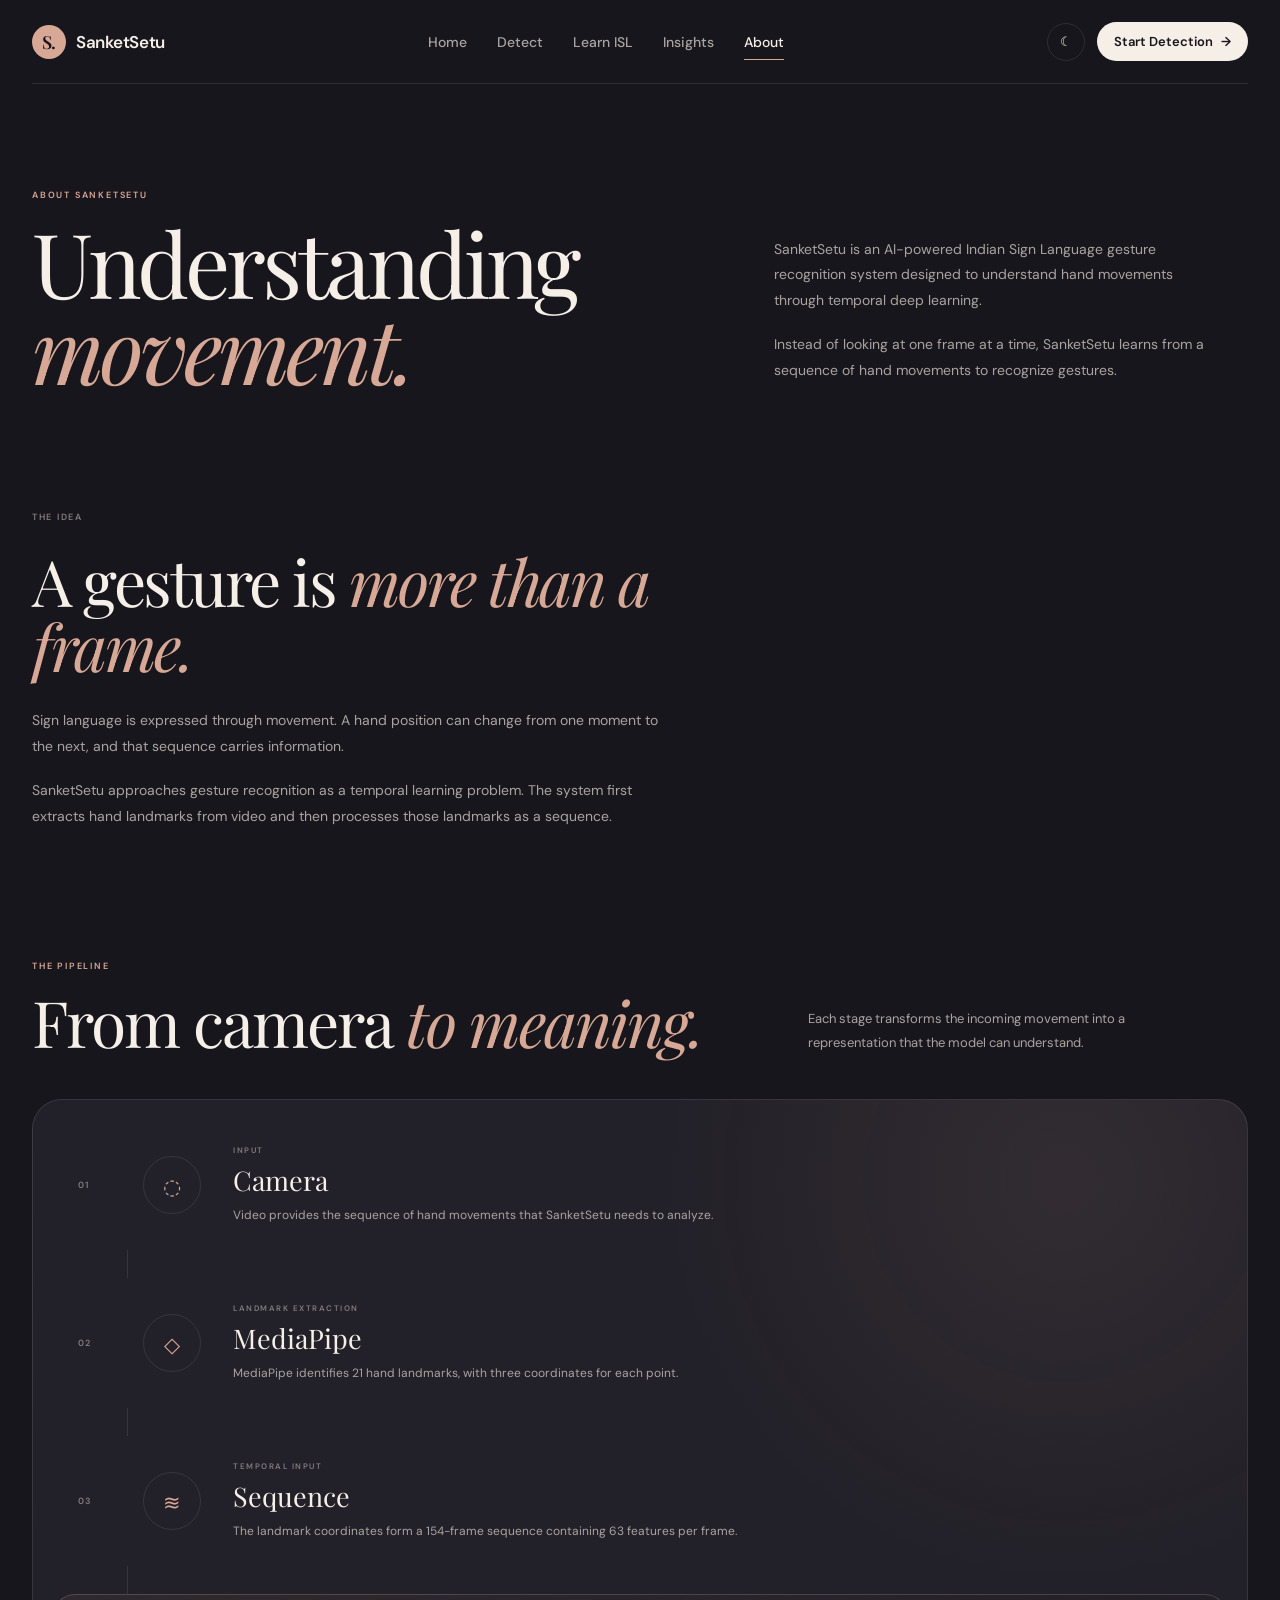
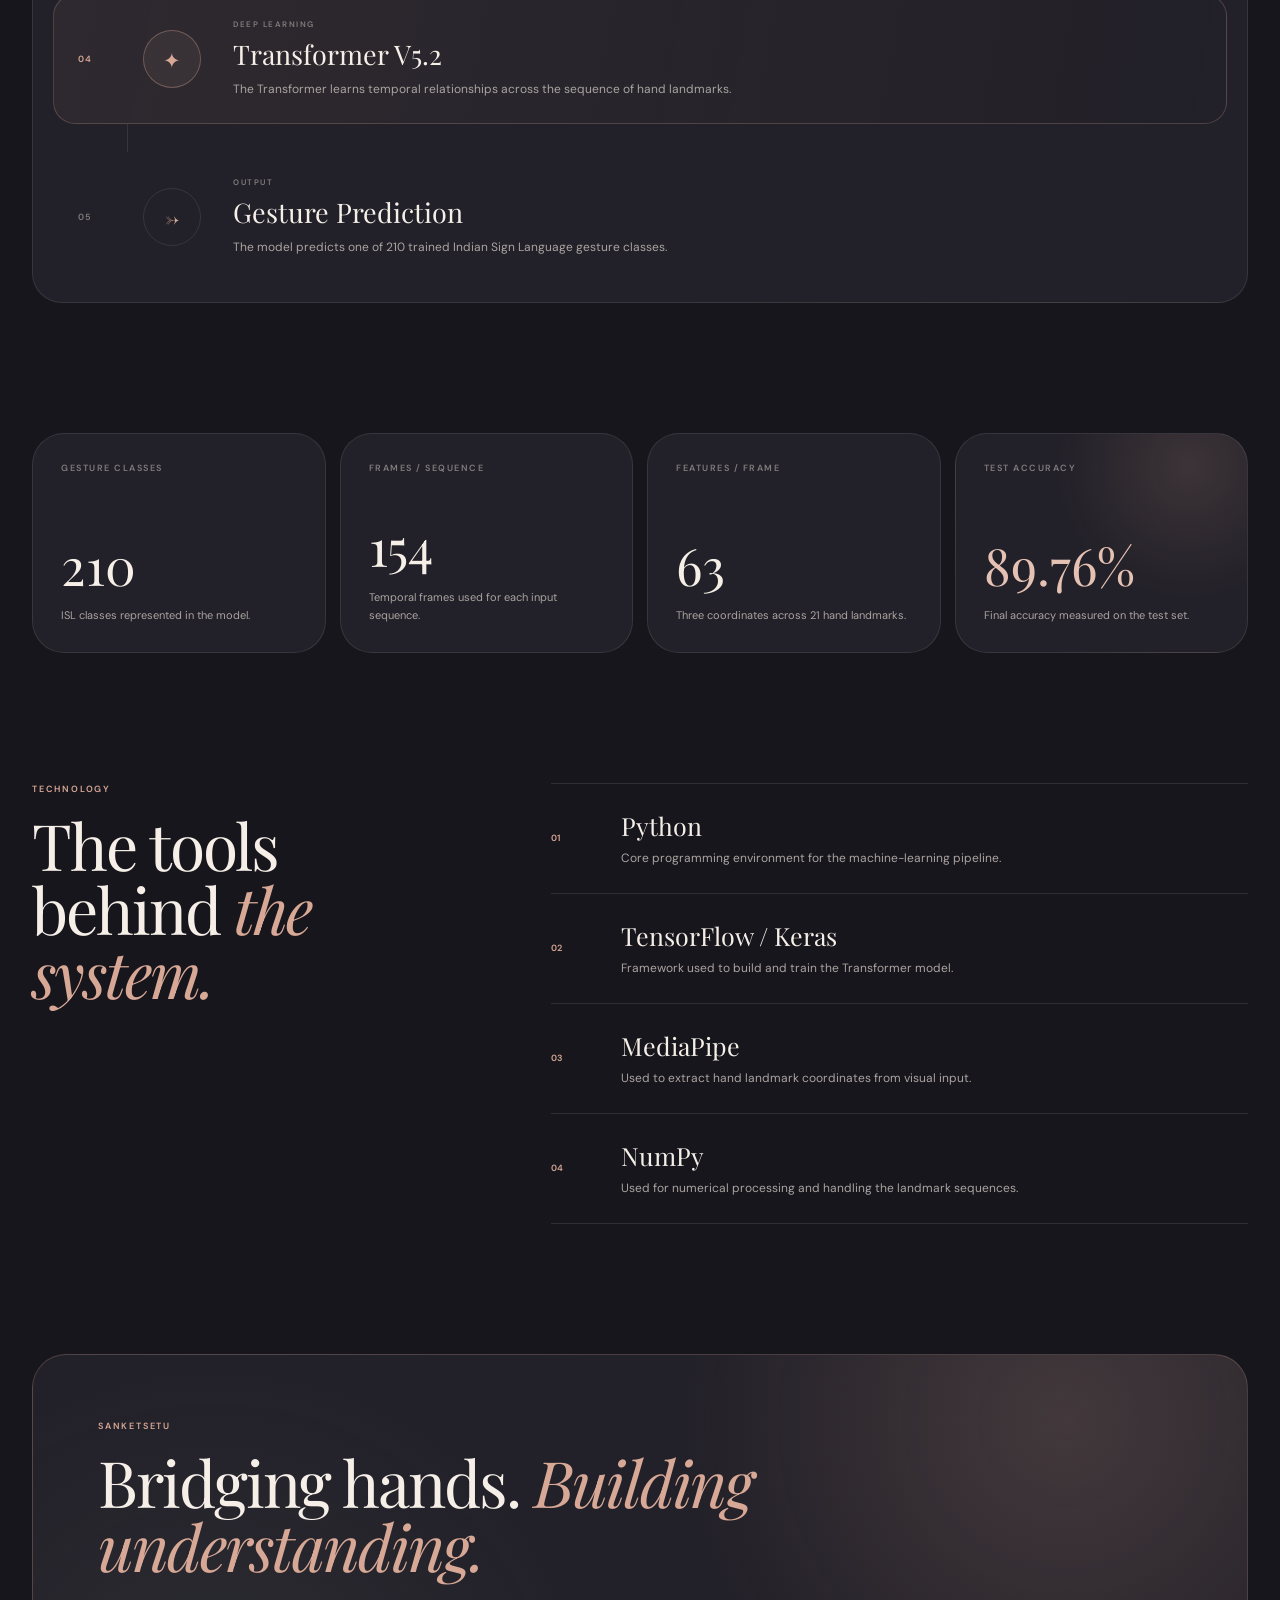
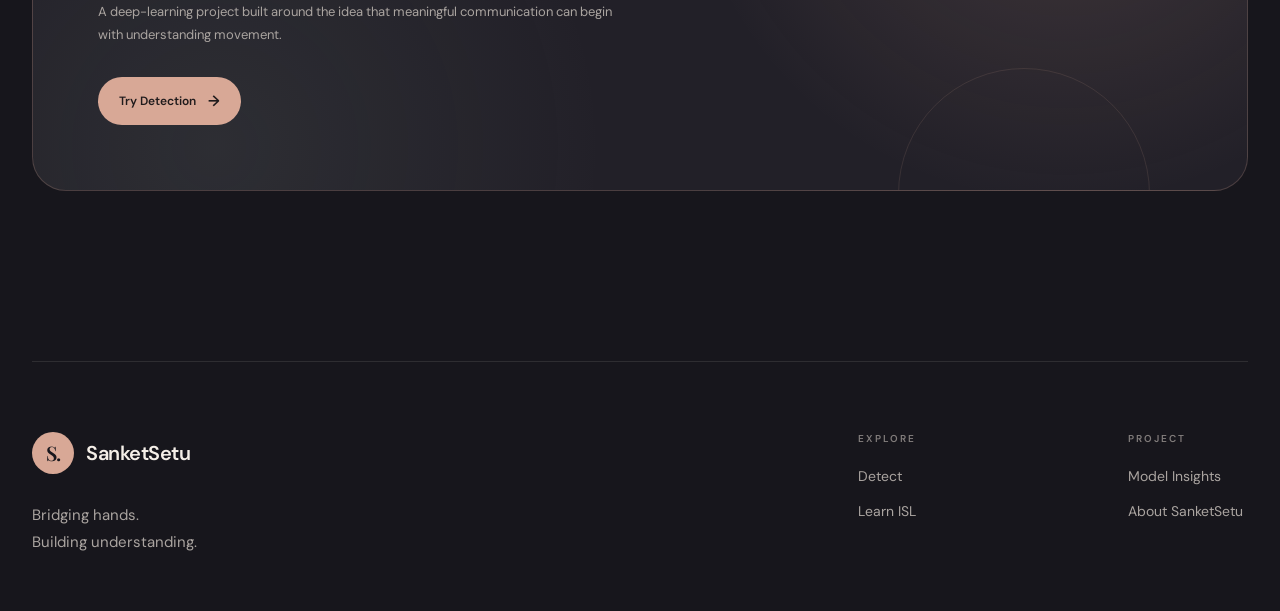
<file: frontend/about.html>
<!DOCTYPE html>
<html lang="en">

<head>
    <meta charset="UTF-8">
    <meta name="viewport" content="width=device-width, initial-scale=1.0">

    <title>About — SanketSetu</title>

    <link rel="preconnect" href="https://fonts.googleapis.com">
    <link rel="preconnect" href="https://fonts.gstatic.com" crossorigin>

    <link href="https://fonts.googleapis.com/css2?family=DM+Sans:wght@400;500;600&family=Playfair+Display:ital,wght@0,400;0,500;1,400&display=swap"
        rel="stylesheet">

    <link rel="stylesheet" href="css/style.css">
    <link rel="stylesheet" href="css/about.css">
</head>

<body>

    <!-- ================= NAVBAR ================= -->

    <header class="site-header">

        <nav class="navbar">

            <a href="index.html" class="logo">
                <span class="logo-mark">S.</span>
                <span class="logo-text">SanketSetu</span>
            </a>

            <div class="nav-links">
                <a href="index.html">Home</a>
                <a href="detect.html">Detect</a>
                <a href="learn.html">Learn ISL</a> 
                <a href="insights.html">Insights</a>
                <a href="about.html" class="active">About</a>
            </div>

            <div class="nav-actions">

                <button class="theme-toggle" aria-label="Toggle theme">
                    ☾
                </button>

                <a href="detect.html" class="nav-cta">
                    Start Detection
                    <span>→</span>
                </a>

            </div>

        </nav>

    </header>


    <!-- ================= HERO ================= -->

    <main>

        <section class="about-hero">

            <div class="about-hero-main">

                <span class="eyebrow">ABOUT SANKETSETU</span>

                <h1>
                    Understanding
                    <em>movement.</em>
                </h1>

            </div>

            <div class="about-hero-copy">

                <p>
                    SanketSetu is an AI-powered Indian Sign Language
                    gesture recognition system designed to understand
                    hand movements through temporal deep learning.
                </p>

                <p>
                    Instead of looking at one frame at a time,
                    SanketSetu learns from a sequence of hand
                    movements to recognize gestures.
                </p>

            </div>

        </section>


        <!-- ================= INTRO ================= -->

        <section class="about-intro">

            <div class="about-intro-content">

                <span class="section-label">
                    THE IDEA
                </span>

                <h2>
                    A gesture is
                    <em>more than a frame.</em>
                </h2>

                <p>
                    Sign language is expressed through movement.
                    A hand position can change from one moment to
                    the next, and that sequence carries information.
                </p>

                <p>
                    SanketSetu approaches gesture recognition as a
                    temporal learning problem. The system first
                    extracts hand landmarks from video and then
                    processes those landmarks as a sequence.
                </p>

            </div>

        </section>


        <!-- ================= PIPELINE ================= -->

        <section class="pipeline-section">

            <div class="section-top">

                <div>

                    <span class="eyebrow">THE PIPELINE</span>

                    <h2>
                        From camera
                        <em>to meaning.</em>
                    </h2>

                </div>

                <p>
                    Each stage transforms the incoming movement into
                    a representation that the model can understand.
                </p>

            </div>


            <div class="pipeline">

                <!-- STEP 01 -->

                <div class="pipeline-step">

                    <div class="pipeline-index">
                        01
                    </div>

                    <div class="pipeline-icon">
                        ◌
                    </div>

                    <div class="pipeline-content">

                        <span>INPUT</span>

                        <h3>Camera</h3>

                        <p>
                            Video provides the sequence of hand
                            movements that SanketSetu needs to analyze.
                        </p>

                    </div>

                </div>


                <!-- STEP 02 -->

                <div class="pipeline-connector"></div>


                <!-- STEP 03 -->

                <div class="pipeline-step">

                    <div class="pipeline-index">
                        02
                    </div>

                    <div class="pipeline-icon">
                        ◇
                    </div>

                    <div class="pipeline-content">

                        <span>LANDMARK EXTRACTION</span>

                        <h3>MediaPipe</h3>

                        <p>
                            MediaPipe identifies 21 hand landmarks,
                            with three coordinates for each point.
                        </p>

                    </div>

                </div>


                <div class="pipeline-connector"></div>


                <!-- STEP 03 -->

                <div class="pipeline-step">

                    <div class="pipeline-index">
                        03
                    </div>

                    <div class="pipeline-icon">
                        ≋
                    </div>

                    <div class="pipeline-content">

                        <span>TEMPORAL INPUT</span>

                        <h3>Sequence</h3>

                        <p>
                            The landmark coordinates form a
                            154-frame sequence containing 63 features
                            per frame.
                        </p>

                    </div>

                </div>


                <div class="pipeline-connector"></div>


                <!-- STEP 04 -->

                <div class="pipeline-step pipeline-highlight">

                    <div class="pipeline-index">
                        04
                    </div>

                    <div class="pipeline-icon">
                        ✦
                    </div>

                    <div class="pipeline-content">

                        <span>DEEP LEARNING</span>

                        <h3>Transformer V5.2</h3>

                        <p>
                            The Transformer learns temporal
                            relationships across the sequence of
                            hand landmarks.
                        </p>

                    </div>

                </div>


                <div class="pipeline-connector"></div>


                <!-- STEP 05 -->

                <div class="pipeline-step">

                    <div class="pipeline-index">
                        05
                    </div>

                    <div class="pipeline-icon">
                        →
                    </div>

                    <div class="pipeline-content">

                        <span>OUTPUT</span>

                        <h3>Gesture Prediction</h3>

                        <p>
                            The model predicts one of 210 trained
                            Indian Sign Language gesture classes.
                        </p>

                    </div>

                </div>

            </div>

        </section>


        <!-- ================= NUMBERS ================= -->

        <section class="about-numbers">

            <div class="number-card">

                <span>GESTURE CLASSES</span>

                <strong>210</strong>

                <p>
                    ISL classes represented in the model.
                </p>

            </div>


            <div class="number-card">

                <span>FRAMES / SEQUENCE</span>

                <strong>154</strong>

                <p>
                    Temporal frames used for each input sequence.
                </p>

            </div>


            <div class="number-card">

                <span>FEATURES / FRAME</span>

                <strong>63</strong>

                <p>
                    Three coordinates across 21 hand landmarks.
                </p>

            </div>


            <div class="number-card number-card-accent">

                <span>TEST ACCURACY</span>

                <strong>89.76%</strong>

                <p>
                    Final accuracy measured on the test set.
                </p>

            </div>

        </section>


        <!-- ================= TECHNOLOGY ================= -->

        <section class="technology-section">

            <div class="technology-heading">

                <span class="eyebrow">TECHNOLOGY</span>

                <h2>
                    The tools behind
                    <em>the system.</em>
                </h2>

            </div>


            <div class="technology-list">

                <div class="technology-item">

                    <span class="tech-number">01</span>

                    <div>
                        <h3>Python</h3>
                        <p>
                            Core programming environment for the
                            machine-learning pipeline.
                        </p>
                    </div>

                </div>


                <div class="technology-item">

                    <span class="tech-number">02</span>

                    <div>
                        <h3>TensorFlow / Keras</h3>
                        <p>
                            Framework used to build and train the
                            Transformer model.
                        </p>
                    </div>

                </div>


                <div class="technology-item">

                    <span class="tech-number">03</span>

                    <div>
                        <h3>MediaPipe</h3>
                        <p>
                            Used to extract hand landmark coordinates
                            from visual input.
                        </p>
                    </div>

                </div>


                <div class="technology-item">

                    <span class="tech-number">04</span>

                    <div>
                        <h3>NumPy</h3>
                        <p>
                            Used for numerical processing and handling
                            the landmark sequences.
                        </p>
                    </div>

                </div>

            </div>

        </section>


        <!-- ================= CLOSING ================= -->

        <section class="about-closing">

            <div class="closing-card">

                <span class="eyebrow">
                    SANKETSETU
                </span>

                <h2>
                    Bridging hands.
                    <em>Building understanding.</em>
                </h2>

                <p>
                    A deep-learning project built around the idea that
                    meaningful communication can begin with understanding
                    movement.
                </p>

                <a href="detect.html" class="closing-button">
                    Try Detection
                    <span>→</span>
                </a>

            </div>

        </section>

    </main>


    <!-- ================= FOOTER ================= -->

    <footer class="footer">

        <div class="footer-brand">

            <div class="brand">

                <span class="brand-mark">S.</span>

                <span class="brand-name">SanketSetu</span>

            </div>

            <p>
                Bridging hands.<br>
                Building understanding.
            </p>

        </div>


        <div class="footer-links">

            <div>
                <span>EXPLORE</span>

                <a href="detect.html">Detect</a>
                <a href="learn.html">Learn ISL</a> 
            </div>


            <div>
                <span>PROJECT</span>

                <a href="insights.html">Model Insights</a>
                <a href="about.html">About SanketSetu</a>
            </div>

        </div>

    </footer>

<script>
    const themeToggle = document.querySelector(".theme-toggle");

    const savedTheme = localStorage.getItem("sanketsetu-theme");

    if (savedTheme) {
        document.documentElement.setAttribute("data-theme", savedTheme);
    }

    themeToggle?.addEventListener("click", () => {

        const currentTheme =
            document.documentElement.getAttribute("data-theme");

        const newTheme =
            currentTheme === "light" ? "dark" : "light";

        document.documentElement.setAttribute(
            "data-theme",
            newTheme
        );

        localStorage.setItem(
            "sanketsetu-theme",
            newTheme
        );
    });
</script>

 
</body>
</html>
</file>
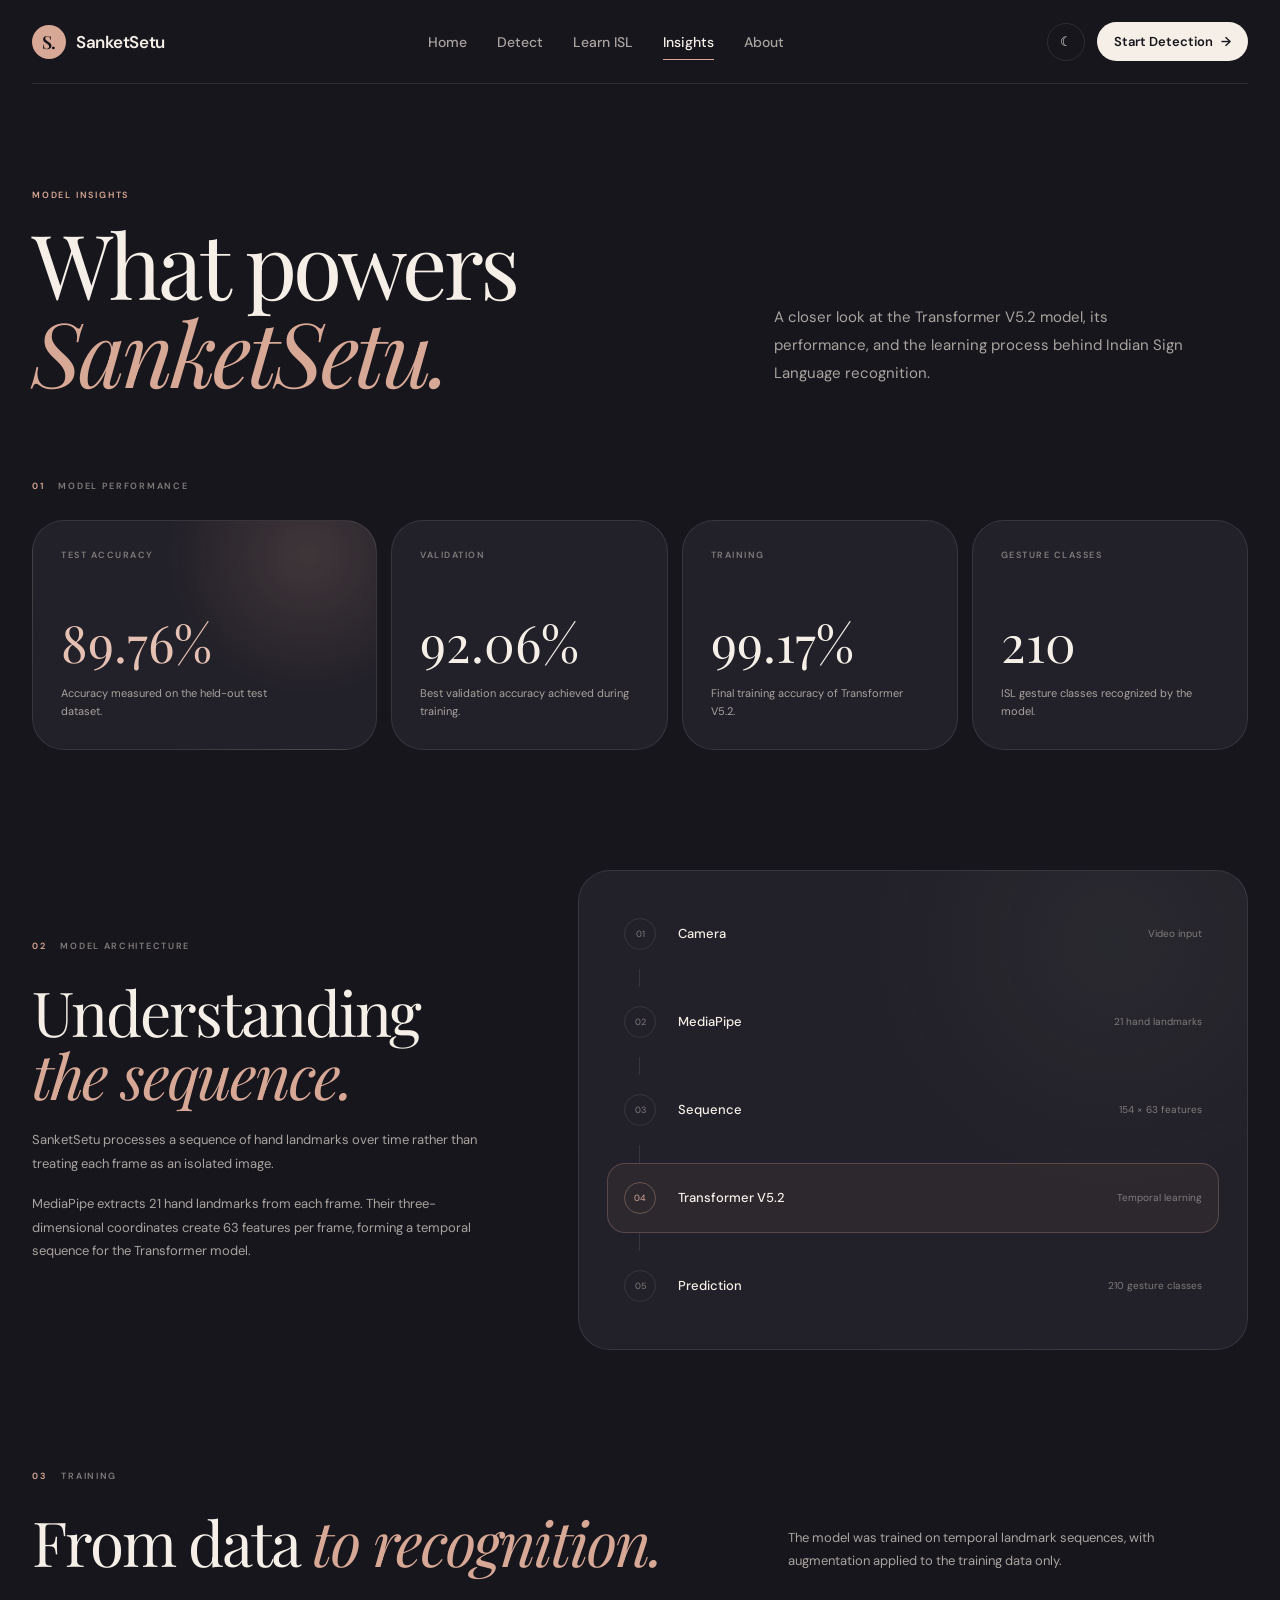
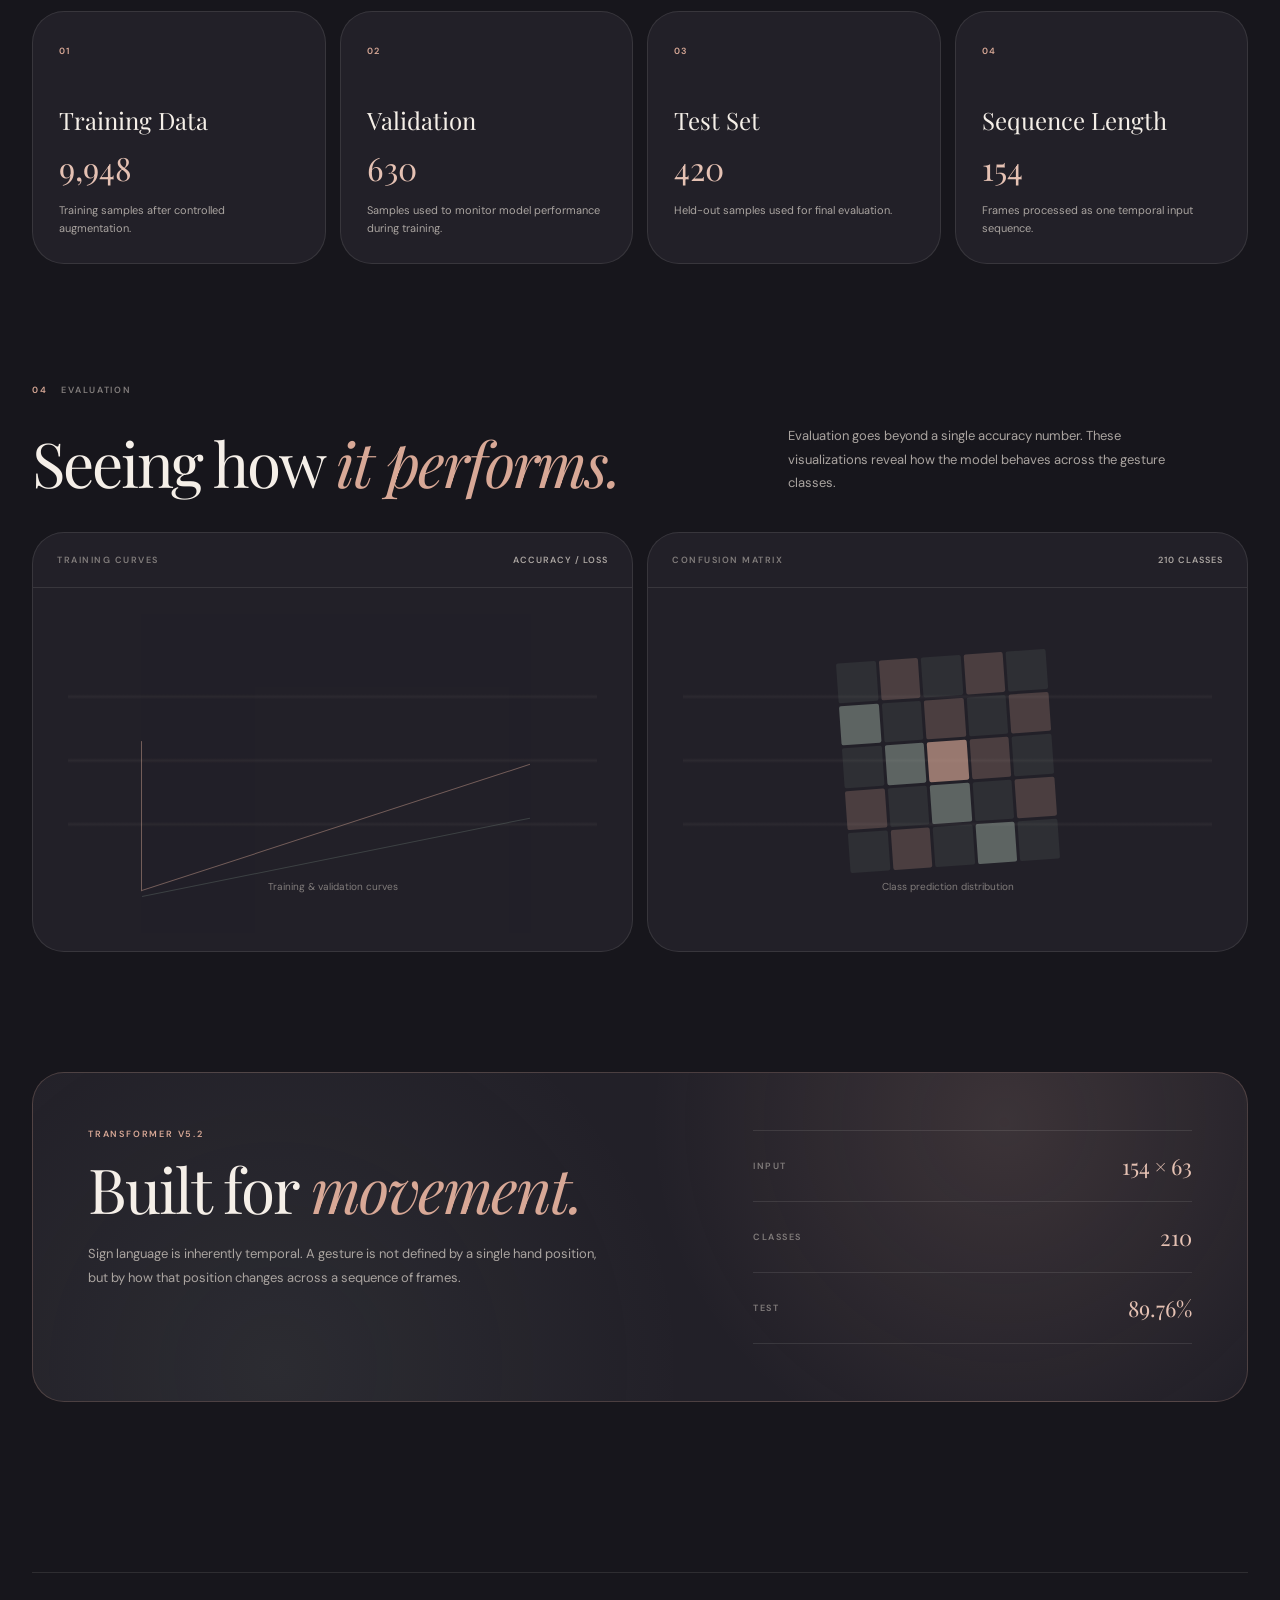
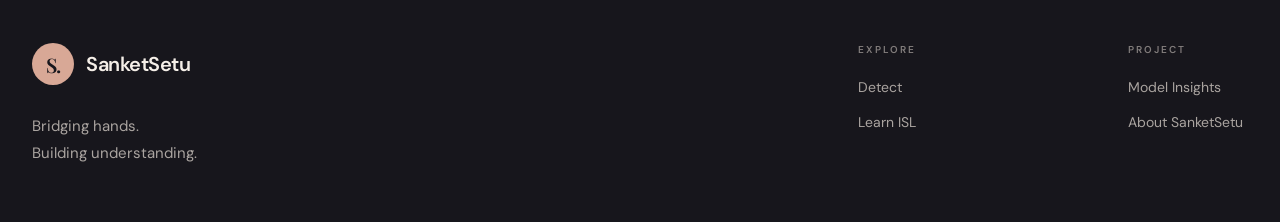
<file: frontend/insights.html>
<!DOCTYPE html>
<html lang="en">
<head>
    <meta charset="UTF-8">
    <meta name="viewport" content="width=device-width, initial-scale=1.0">

    <title>Model Insights — SanketSetu</title>

    <link rel="preconnect" href="https://fonts.googleapis.com">
    <link rel="preconnect" href="https://fonts.gstatic.com" crossorigin>

    <link href="https://fonts.googleapis.com/css2?family=DM+Sans:wght@400;500;600&family=Playfair+Display:ital,wght@0,400;0,500;1,400&display=swap" rel="stylesheet">

    <link rel="stylesheet" href="css/style.css">
    <link rel="stylesheet" href="css/insights.css">
</head>

<body>

    <!-- ================= NAVBAR ================= -->

    <header class="site-header">
        <nav class="navbar">

            <a href="index.html" class="logo">
                <span class="logo-mark">S.</span>
                <span class="logo-text">SanketSetu</span>
            </a>

            <div class="nav-links">
                <a href="index.html">Home</a>
                <a href="detect.html">Detect</a>
                <a href="learn.html">Learn ISL</a> 
                <a href="insights.html" class="active">Insights</a>
                <a href="about.html">About</a>
            </div>

            <div class="nav-actions">

                <button class="theme-toggle" aria-label="Toggle theme">
                    ☾
                </button>

                <a href="detect.html" class="nav-cta">
                    Start Detection
                    <span>→</span>
                </a>

            </div>

        </nav>
    </header>


    <!-- ================= HERO ================= -->

    <main>

        <section class="insights-hero">

            <div class="insights-heading">

                <span class="eyebrow">MODEL INSIGHTS</span>

                <h1>
                    What powers
                    <em>SanketSetu.</em>
                </h1>

            </div>

            <div class="insights-intro">

                <p>
                    A closer look at the Transformer V5.2 model,
                    its performance, and the learning process behind
                    Indian Sign Language recognition.
                </p>

            </div>

        </section>


        <!-- ================= KEY METRICS ================= -->

        <section class="metrics-section">

            <div class="section-label">
                <span>01</span>
                <span>MODEL PERFORMANCE</span>
            </div>

            <div class="metrics-grid">

                <div class="metric-card metric-featured">
                    <span class="metric-label">TEST ACCURACY</span>

                    <strong>89.76%</strong>

                    <p>
                        Accuracy measured on the held-out test dataset.
                    </p>
                </div>


                <div class="metric-card">
                    <span class="metric-label">VALIDATION</span>

                    <strong>92.06%</strong>

                    <p>
                        Best validation accuracy achieved during training.
                    </p>
                </div>


                <div class="metric-card">
                    <span class="metric-label">TRAINING</span>

                    <strong>99.17%</strong>

                    <p>
                        Final training accuracy of Transformer V5.2.
                    </p>
                </div>


                <div class="metric-card">
                    <span class="metric-label">GESTURE CLASSES</span>

                    <strong>210</strong>

                    <p>
                        ISL gesture classes recognized by the model.
                    </p>
                </div>

            </div>

        </section>


        <!-- ================= MODEL ARCHITECTURE ================= -->

        <section class="architecture-section">

            <div class="architecture-copy">

                <div class="section-label">
                    <span>02</span>
                    <span>MODEL ARCHITECTURE</span>
                </div>

                <h2>
                    Understanding
                    <em>the sequence.</em>
                </h2>

                <p>
                    SanketSetu processes a sequence of hand landmarks
                    over time rather than treating each frame as an
                    isolated image.
                </p>

                <p>
                    MediaPipe extracts 21 hand landmarks from each frame.
                    Their three-dimensional coordinates create 63 features
                    per frame, forming a temporal sequence for the
                    Transformer model.
                </p>

            </div>


            <div class="architecture-card">

                <div class="architecture-node">
                    <span class="node-number">01</span>
                    <strong>Camera</strong>
                    <small>Video input</small>
                </div>

                <div class="architecture-line"></div>

                <div class="architecture-node">
                    <span class="node-number">02</span>
                    <strong>MediaPipe</strong>
                    <small>21 hand landmarks</small>
                </div>

                <div class="architecture-line"></div>

                <div class="architecture-node">
                    <span class="node-number">03</span>
                    <strong>Sequence</strong>
                    <small>154 × 63 features</small>
                </div>

                <div class="architecture-line"></div>

                <div class="architecture-node architecture-highlight">
                    <span class="node-number">04</span>
                    <strong>Transformer V5.2</strong>
                    <small>Temporal learning</small>
                </div>

                <div class="architecture-line"></div>

                <div class="architecture-node">
                    <span class="node-number">05</span>
                    <strong>Prediction</strong>
                    <small>210 gesture classes</small>
                </div>

            </div>

        </section>


        <!-- ================= TRAINING ================= -->

        <section class="training-section">

            <div class="section-label">
                <span>03</span>
                <span>TRAINING</span>
            </div>

            <div class="training-header">

                <div>
                    <h2>
                        From data
                        <em>to recognition.</em>
                    </h2>
                </div>

                <p>
                    The model was trained on temporal landmark sequences,
                    with augmentation applied to the training data only.
                </p>

            </div>


            <div class="training-grid">

                <div class="training-card">

                    <span class="training-number">01</span>

                    <h3>Training Data</h3>

                    <strong>9,948</strong>

                    <p>
                        Training samples after controlled augmentation.
                    </p>

                </div>


                <div class="training-card">

                    <span class="training-number">02</span>

                    <h3>Validation</h3>

                    <strong>630</strong>

                    <p>
                        Samples used to monitor model performance during training.
                    </p>

                </div>


                <div class="training-card">

                    <span class="training-number">03</span>

                    <h3>Test Set</h3>

                    <strong>420</strong>

                    <p>
                        Held-out samples used for final evaluation.
                    </p>

                </div>


                <div class="training-card">

                    <span class="training-number">04</span>

                    <h3>Sequence Length</h3>

                    <strong>154</strong>

                    <p>
                        Frames processed as one temporal input sequence.
                    </p>

                </div>

            </div>

        </section>


        <!-- ================= EVALUATION ================= -->

        <section class="evaluation-section">

            <div class="section-label">
                <span>04</span>
                <span>EVALUATION</span>
            </div>

            <div class="evaluation-header">

                <h2>
                    Seeing how
                    <em>it performs.</em>
                </h2>

                <p>
                    Evaluation goes beyond a single accuracy number.
                    These visualizations reveal how the model behaves
                    across the gesture classes.
                </p>

            </div>


            <div class="evaluation-grid">

                <div class="evaluation-card chart-placeholder">

                    <div class="card-top">
                        <span>TRAINING CURVES</span>
                        <span>ACCURACY / LOSS</span>
                    </div>

                    <div class="visual-placeholder">
                        <div class="placeholder-line"></div>
                        <span>Training &amp; validation curves</span>
                    </div>

                </div>


                <div class="evaluation-card chart-placeholder">

                    <div class="card-top">
                        <span>CONFUSION MATRIX</span>
                        <span>210 CLASSES</span>
                    </div>

                    <div class="visual-placeholder matrix-placeholder">

                        <div class="matrix-grid">
                            <span></span><span></span><span></span><span></span><span></span>
                            <span></span><span></span><span></span><span></span><span></span>
                            <span></span><span></span><span></span><span></span><span></span>
                            <span></span><span></span><span></span><span></span><span></span>
                            <span></span><span></span><span></span><span></span><span></span>
                        </div>

                        <span>Class prediction distribution</span>

                    </div>

                </div>

            </div>

        </section>


        <!-- ================= MODEL SUMMARY ================= -->

        <section class="summary-section">

            <div class="summary-card">

                <div class="summary-main">

                    <span class="eyebrow">TRANSFORMER V5.2</span>

                    <h2>
                        Built for
                        <em>movement.</em>
                    </h2>

                    <p>
                        Sign language is inherently temporal. A gesture is
                        not defined by a single hand position, but by how
                        that position changes across a sequence of frames.
                    </p>

                </div>


                <div class="summary-stats">

                    <div>
                        <span>INPUT</span>
                        <strong>154 × 63</strong>
                    </div>

                    <div>
                        <span>CLASSES</span>
                        <strong>210</strong>
                    </div>

                    <div>
                        <span>TEST</span>
                        <strong>89.76%</strong>
                    </div>

                </div>

            </div>

        </section>

    </main>


    <!-- ================= FOOTER ================= -->

    <footer class="footer">

        <div class="footer-brand">

            <div class="brand">

                <span class="brand-mark">S.</span>

                <span class="brand-name">SanketSetu</span>

            </div>

            <p>
                Bridging hands.<br>
                Building understanding.
            </p>

        </div>


        <div class="footer-links">

            <div>
                <span>EXPLORE</span>

                <a href="detect.html">Detect</a>
                <a href="learn.html">Learn ISL</a> 
            </div>


            <div>
                <span>PROJECT</span>

                <a href="insights.html">Model Insights</a>
                <a href="about.html">About SanketSetu</a>
            </div>

        </div>

    </footer>

    <script>
    const themeToggle = document.querySelector(".theme-toggle");

    const savedTheme = localStorage.getItem("sanketsetu-theme");

    if (savedTheme) {
        document.documentElement.setAttribute("data-theme", savedTheme);
    }

    themeToggle?.addEventListener("click", () => {
        const currentTheme =
            document.documentElement.getAttribute("data-theme");

        const newTheme =
            currentTheme === "light" ? "dark" : "light";

        document.documentElement.setAttribute(
            "data-theme",
            newTheme
        );

        localStorage.setItem(
            "sanketsetu-theme",
            newTheme
        );
    });
</script>

</body>
</html>
</file>
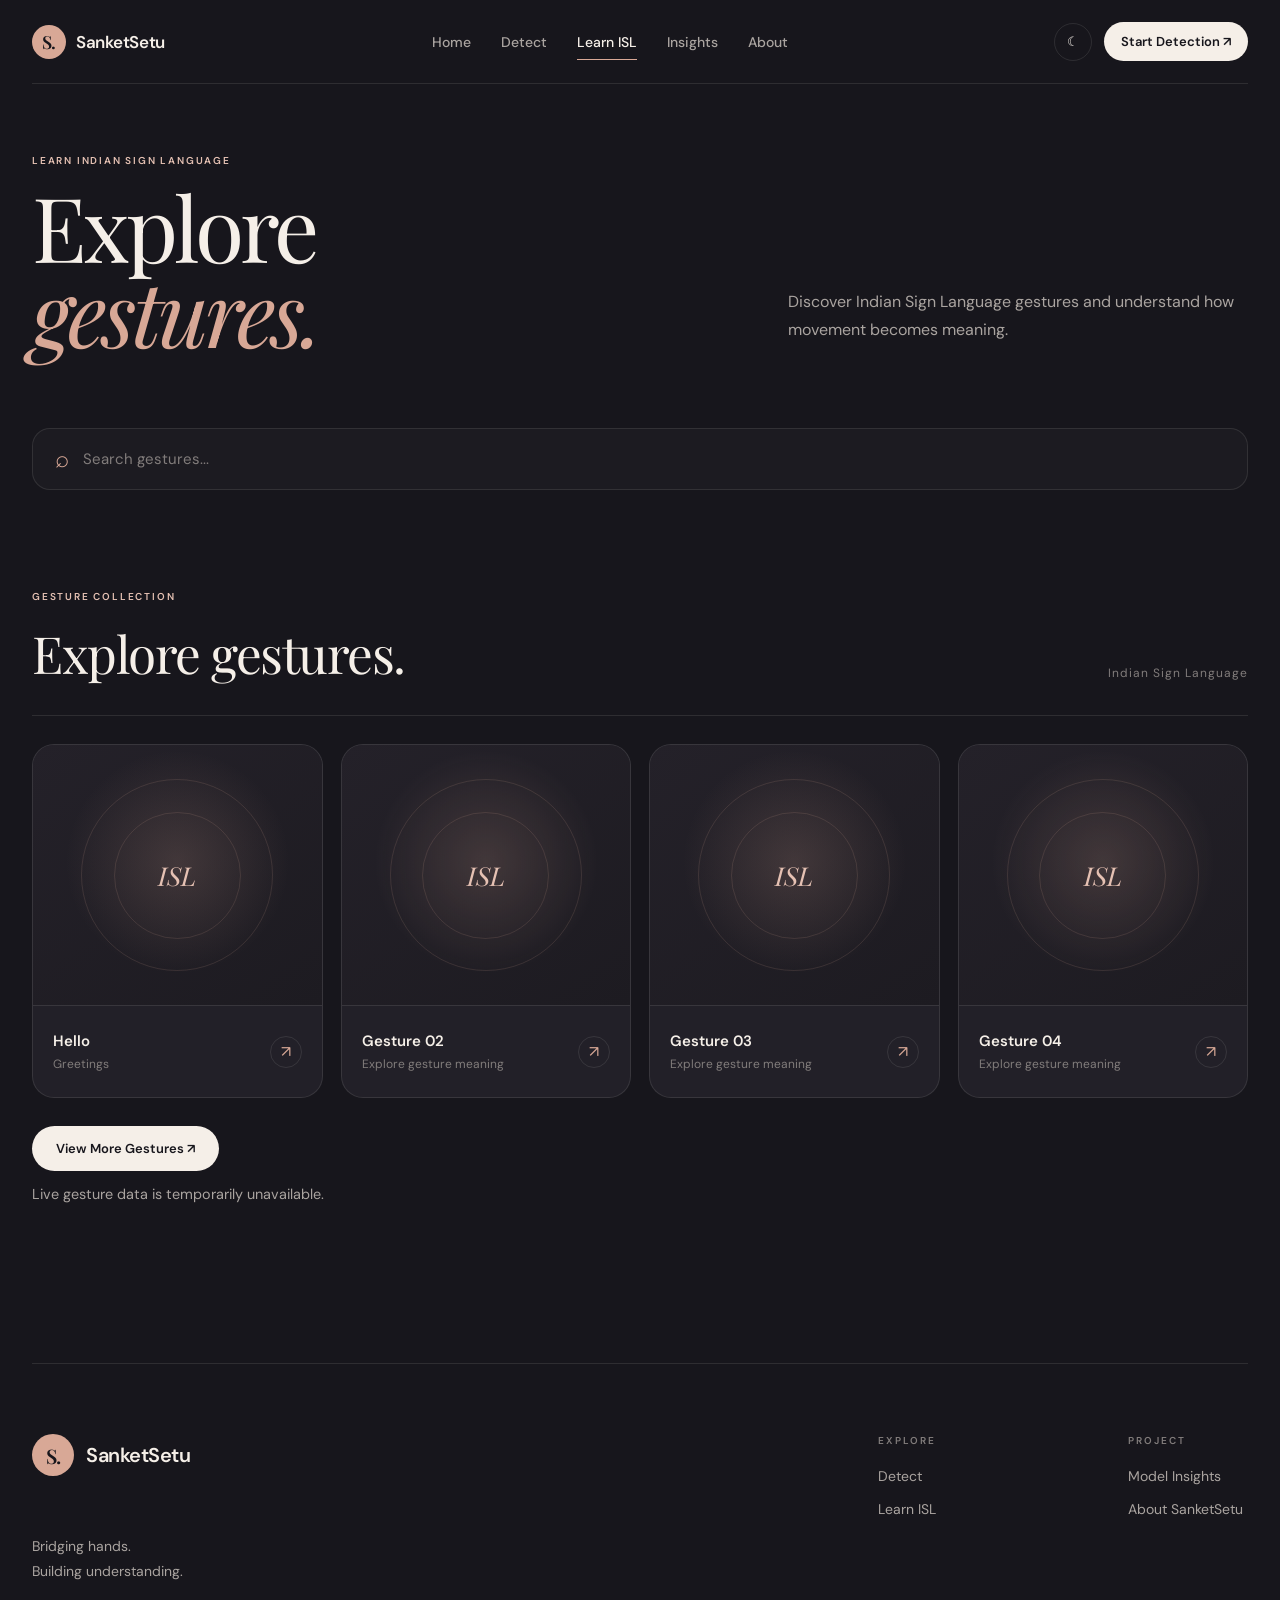
<file: frontend/learn.html>
<!DOCTYPE html>
<html lang="en">
<head>
    <meta charset="UTF-8">
    <meta name="viewport" content="width=device-width, initial-scale=1.0">

    <title>Learn ISL — SanketSetu</title>

    <!-- Fonts -->
    <link rel="preconnect" href="https://fonts.googleapis.com">
    <link rel="preconnect" href="https://fonts.gstatic.com" crossorigin>
    <link href="https://fonts.googleapis.com/css2?family=DM+Sans:wght@400;500;600&family=Playfair+Display:ital,wght@0,400;0,500;1,400;1,500&display=swap" rel="stylesheet">

    <!-- CSS -->
    <link rel="stylesheet" href="css/style.css">
    <link rel="stylesheet" href="css/learn.css">
</head>

<body>

    <!-- NAVBAR -->
    <header class="site-header">
        <nav class="navbar">

            <a href="index.html" class="logo">
                <span class="logo-mark">S.</span>
                <span class="logo-text">SanketSetu</span>
            </a>

            <div class="nav-links">
                <a href="index.html">Home</a>
                <a href="detect.html">Detect</a>
                <a href="learn.html" class="active">Learn ISL</a>
                <a href="insights.html">Insights</a>
                <a href="about.html">About</a>
            </div>

            <div class="nav-actions">
                <button class="theme-toggle" aria-label="Toggle theme">☾</button>
                <a href="detect.html" class="nav-cta">Start Detection ↗</a>
            </div>

        </nav>
    </header>

    <main>

        <!-- HERO -->
        <section class="learn-hero">
            <div class="learn-heading">
                <span class="section-label">LEARN INDIAN SIGN LANGUAGE</span>
                <h1>Explore <em>gestures.</em></h1>
            </div>

            <div class="learn-intro">
                <p>
                    Discover Indian Sign Language gestures and understand
                    how movement becomes meaning.
                </p>
            </div>
        </section>

        <!-- SEARCH -->
        <section class="learn-controls">
            <div class="search-box">
                <span class="search-icon">⌕</span>
                <input
                    type="text"
                    id="gestureSearch"
                    placeholder="Search gestures..."
                    aria-label="Search featured gestures"
                >
            </div>
        </section>

        <!-- FEATURED GESTURES -->
        <section class="gesture-section">

            <div class="gesture-header">
                <div>
                    <span class="section-label">GESTURE COLLECTION</span>
                    <h2 id="gestureHeading">Explore gestures.</h2>
                </div>

                <span class="gesture-count" id="gestureCount">
                    Loading gestures...
                </span>
            </div>

            <div class="gesture-grid" id="gestureGrid">
                <p>Loading gestures from the dataset...</p>
            </div>

            <div class="learn-more">
                <a href="gestures.html" class="nav-cta">
                    View More Gestures ↗
                </a>
            </div>

            <p id="gestureMessage" role="status"></p>

        </section>

    </main>

    <!-- FOOTER -->
    <footer class="footer">

        <div class="footer-brand">
            <div class="brand">
                <span class="brand-mark">S.</span>
                <span>SanketSetu</span>
            </div>

            <p>
                Bridging hands.<br>
                Building understanding.
            </p>
        </div>

        <div class="footer-links">

            <div>
                <span>EXPLORE</span>
                <a href="detect.html">Detect</a>
                <a href="learn.html">Learn ISL</a>
            </div>

            <div>
                <span>PROJECT</span>
                <a href="insights.html">Model Insights</a>
                <a href="about.html">About SanketSetu</a>
            </div>

        </div>

    </footer>

    <script>
        // Theme toggle — preserved from the original page
        const themeToggle = document.querySelector(".theme-toggle");
        const savedTheme = localStorage.getItem("sanketsetu-theme");

        if (savedTheme) {
            document.documentElement.setAttribute("data-theme", savedTheme);
        }

        themeToggle?.addEventListener("click", () => {
            const currentTheme =
                document.documentElement.getAttribute("data-theme");

            const newTheme =
                currentTheme === "light" ? "dark" : "light";

            document.documentElement.setAttribute("data-theme", newTheme);
            localStorage.setItem("sanketsetu-theme", newTheme);
        });

        // Load gestures from the Flask API
        const gestureGrid = document.getElementById("gestureGrid");
        const gestureCount = document.getElementById("gestureCount");
        const gestureHeading = document.getElementById("gestureHeading");
        const gestureSearch = document.getElementById("gestureSearch");
        const gestureMessage = document.getElementById("gestureMessage");

        let featuredGestures = [];

        function createGestureCard(gesture) {
            const card = document.createElement("article");
            card.className = "gesture-card";

            const visual = document.createElement("div");
            visual.className = "gesture-visual";

            const placeholder = document.createElement("span");
            placeholder.textContent = "ISL";
            visual.appendChild(placeholder);

            const info = document.createElement("div");
            info.className = "gesture-info";

            const details = document.createElement("div");

            const name = document.createElement("h3");
            name.textContent = gesture.name;

            const category = document.createElement("p");
            category.textContent = gesture.category || "Indian Sign Language";

            details.append(name, category);

            const arrow = document.createElement("span");
            arrow.className = "gesture-arrow";
            arrow.textContent = "↗";

            info.append(details, arrow);
            card.append(visual, info);

            // Detail page will use this ID to find the selected gesture.
            card.tabIndex = 0;
            card.setAttribute("role", "link");
            card.setAttribute("aria-label", `Learn about ${gesture.name}`);

            const openDetails = () => {
                const params = new URLSearchParams({
                    id: gesture.id
                });
                window.location.href = `gesture.html?${params.toString()}`;
            };

            card.addEventListener("click", openDetails);
            card.addEventListener("keydown", (event) => {
                if (event.key === "Enter" || event.key === " ") {
                    event.preventDefault();
                    openDetails();
                }
            });

            return card;
        }

        function renderFeaturedGestures(searchTerm = "") {
            const term = searchTerm.trim().toLowerCase();

            const filtered = featuredGestures.filter((gesture) =>
                gesture.name.toLowerCase().includes(term) ||
                (gesture.category || "").toLowerCase().includes(term)
            );

            gestureGrid.replaceChildren();

            if (filtered.length === 0) {
                const emptyMessage = document.createElement("p");
                emptyMessage.textContent = "No matching featured gestures found.";
                gestureGrid.appendChild(emptyMessage);
                return;
            }

            filtered.forEach((gesture) => {
                gestureGrid.appendChild(createGestureCard(gesture));
            });
        }

        async function loadGestures() {
            try {
                const response = await fetch("http://127.0.0.1:5000/api/learn/gestures");

                if (!response.ok) {
                    throw new Error("Could not load gestures.");
                }

                const data = await response.json();

                if (data.status !== "ok" || !Array.isArray(data.gestures)) {
                    throw new Error("The gesture data is unavailable.");
                }

                gestureCount.textContent =
                    `${data.count} gestures available`;

                // Show five gestures on the Learn ISL landing page.
                featuredGestures = data.gestures.slice(0, 4);

                gestureHeading.textContent = "Start exploring.";

                renderFeaturedGestures();

            
} catch (error) {
    console.error("Learn ISL:", error);

    gestureCount.textContent = "Indian Sign Language";

    // Keep the original four placeholder cards visible.
    const fallbackGestures = [
        { name: "Hello", category: "Greetings" },
        { name: "Gesture 02", category: "Explore gesture meaning" },
        { name: "Gesture 03", category: "Explore gesture meaning" },
        { name: "Gesture 04", category: "Explore gesture meaning" }
    ];

    gestureGrid.replaceChildren();

    fallbackGestures.forEach((gesture, index) => {
        const card = document.createElement("article");
        card.className = "gesture-card";

        const visual = document.createElement("div");
        visual.className = "gesture-visual";

        const placeholder = document.createElement("span");
        placeholder.textContent = "ISL";
        visual.appendChild(placeholder);

        const info = document.createElement("div");
        info.className = "gesture-info";

        const details = document.createElement("div");
        const name = document.createElement("h3");
        name.textContent = gesture.name;

        const description = document.createElement("p");
        description.textContent = gesture.category;

        details.append(name, description);

        const arrow = document.createElement("span");
        arrow.className = "gesture-arrow";
        arrow.textContent = "↗";

        info.append(details, arrow);
        card.append(visual, info);
        gestureGrid.appendChild(card);
    });

    gestureMessage.textContent =
        "Live gesture data is temporarily unavailable.";
}

        }

        gestureSearch.addEventListener("input", () => {
            renderFeaturedGestures(gestureSearch.value);
        });

        loadGestures();
    </script>

</body>
</html>
</file>
<file: frontend/css/style.css>
/* =========================================
   SANKETSETU — GLOBAL DESIGN SYSTEM
   ========================================= */

/* ---------- RESET ---------- */

* {
    margin: 0;
    padding: 0;
    box-sizing: border-box;
}
  
html {
    scroll-behavior: smooth;
}

body {

    font-family: 'DM Sans', sans-serif;

    background: var(--bg-main);
    color: var(--text-main);

    min-height: 100vh;
    overflow-x: hidden;

    transition:
        background-color 0.4s ease,
        color 0.4s ease;
}
nav,
header,
main,
section,
footer,
.card,
.btn,
.theme-toggle {
    transition:
        background-color 0.4s ease,
        color 0.4s ease,
        border-color 0.4s ease,
        box-shadow 0.4s ease;
}
a {
    text-decoration: none;
    color: inherit;
}

button {
    font-family: inherit;
}


/* ---------- ROOT VARIABLES ---------- */
:root {

    /* ================= DARK THEME ================= */

    --bg-main: #17161c;
    --bg-surface: #222028;
    --bg-soft: #29262e;

    --text-main: #f5efe8;
    --text-muted: #aaa4a0;
    --text-soft: #817c7b;

    --peach: #d8a896;
    --peach-soft: #e5c1b3;

    --sage: #7d9185;
    --sage-soft: #afc0b2;

    --mist: #9cb8c8;

    --border: rgba(245, 239, 232, 0.10);
    --border-hover: rgba(245, 239, 232, 0.20);

    --shadow-soft: 0 20px 60px rgba(0, 0, 0, 0.20);

    --radius-lg: 32px;
    --radius-md: 22px;
    --radius-sm: 14px;

    --transition: 0.3s ease;
}


/* ================= LIGHT THEME ================= */

html[data-theme="light"] {

    --bg-main: #f4eee7;
    --bg-surface: #ebe4dc;
    --bg-soft: #e2d9d0;

    --text-main: #252128;
    --text-muted: #665f5d;
    --text-soft: #8b817c;

    --peach: #c98f79;
    --peach-soft: #b97861;

    --sage: #718277;
    --sage-soft: #8fa094;

    --mist: #7e9bab;

    --border: rgba(37, 33, 40, 0.12);
    --border-hover: rgba(37, 33, 40, 0.22);

    --shadow-soft: 0 20px 60px rgba(60, 45, 35, 0.10);
}


/* =========================================
   NAVBAR
   ========================================= */

.site-header {
    width: 100%;
    position: relative;
    z-index: 100;
}

.navbar {
    width: min(1240px, calc(100% - 64px));
    margin: 0 auto;

    min-height: 84px;

    display: flex;
    align-items: center;
    justify-content: space-between;

    border-bottom: 1px solid var(--border);
}


/* ---------- LOGO ---------- */

.logo {
    display: flex;
    align-items: center;
    gap: 10px;

    font-weight: 600;
    letter-spacing: -0.3px;
}

.logo-mark {
    width: 34px;
    height: 34px;

    display: flex;
    align-items: center;
    justify-content: center;

    border-radius: 50%;

    background: var(--peach);
    color: var(--bg-main);

    font-family: 'Playfair Display', serif;
    font-size: 18px;
    font-weight: 600;
}

.logo-text {
    font-size: 17px;
}


/* ---------- NAV LINKS ---------- */

.nav-links {
    display: flex;
    align-items: center;
    gap: 30px;
}

.nav-links a {
    position: relative;

    color: var(--text-muted);

    font-size: 14px;
    font-weight: 500;

    transition: color var(--transition);
}

.nav-links a:hover {
    color: var(--text-main);
}

.nav-links a.active {
    color: var(--text-main);
}

.nav-links a.active::after {
    content: "";

    position: absolute;
    left: 0;
    bottom: -9px;

    width: 100%;
    height: 1px;

    background: var(--peach);
}


/* ---------- NAV ACTIONS ---------- */

.nav-actions {
    display: flex;
    align-items: center;
    gap: 12px;
}

.theme-toggle {

    width: 38px;
    height: 38px;

    border: 1px solid var(--border);
    border-radius: 50%;

    background: transparent;
    color: var(--text-main);

    cursor: pointer;

    transition:
        background-color 0.3s ease,
        border-color 0.3s ease,
        color 0.3s ease,
        transform 0.3s ease;
}

.theme-toggle:hover {
    background: var(--bg-soft);
    border-color: var(--border-hover);
    transform: rotate(12deg);
}

.nav-cta {
    display: flex;
    align-items: center;
    gap: 8px;

    padding: 11px 17px;

    border-radius: 999px;

    background: var(--text-main);
    color: var(--bg-main);

    font-size: 13px;
    font-weight: 600;

    transition:
        transform var(--transition),
        opacity var(--transition);
}

.nav-cta:hover {
    transform: translateY(-2px);
    opacity: 0.9;
}


/* =========================================
   COMMON BUTTONS
   ========================================= */

.btn {
    display: inline-flex;
    align-items: center;
    justify-content: center;
    gap: 10px;

    padding: 15px 22px;

    border-radius: 999px;

    font-size: 14px;
    font-weight: 600;

    transition:
        transform var(--transition),
        background var(--transition),
        border var(--transition);
}

.btn:hover {
    transform: translateY(-3px);
}

.btn-primary {
    background: var(--peach);
    color: var(--bg-main);
}

.btn-primary:hover {
    background: var(--peach-soft);
}

.btn-secondary {
    border: 1px solid var(--border-hover);
    background: rgba(255, 255, 255, 0.02);
    color: var(--text-main);
}

.btn-secondary:hover {
    background: var(--bg-soft);
}


/* =========================================
   RESPONSIVE NAVIGATION
   ========================================= */

@media (max-width: 1050px) {

    .nav-links {
        gap: 18px;
    }

    .nav-links a {
        font-size: 13px;
    }

    .navbar {
        width: min(100% - 40px, 1240px);
    }
}


@media (max-width: 850px) {

    .nav-links {
        display: none;
    }

    .navbar {
        min-height: 76px;
    }

    .nav-cta {
        padding: 10px 14px;
    }
}


@media (max-width: 500px) {

    .navbar {
        width: calc(100% - 28px);
    }

    .logo-text {
        font-size: 15px;
    }

    .nav-cta {
        display: none;
    }
}
/* =========================================
   PROJECT STATS
   ========================================= */

.stats-section {
    position: relative;
    z-index: 2;

    width: min(1240px, calc(100% - 64px));

    margin: 0 auto;

    padding: 55px 0 100px;

    border-top: 1px solid var(--border);

    display: grid;
    grid-template-columns: 0.8fr 1.2fr;
    gap: 80px;
    align-items: start;
}


/* ---------- INTRO ---------- */

.stats-intro {
    max-width: 310px;
}

.section-label {
    display: block;

    margin-bottom: 16px;

    color: var(--peach-soft);

    font-size: 10px;
    font-weight: 600;

    letter-spacing: 1.8px;
}

.stats-intro p {
    color: var(--text-muted);

    font-size: 14px;
    line-height: 1.7;
}


/* ---------- STATS GRID ---------- */

.stats-grid {
    display: grid;
    grid-template-columns: repeat(4, 1fr);

    border-left: 1px solid var(--border);
}


/* ---------- INDIVIDUAL STAT ---------- */

.stat-item {
    min-height: 110px;

    padding: 0 25px;

    border-right: 1px solid var(--border);

    display: flex;
    flex-direction: column;
    justify-content: space-between;
}

.stat-number {
    display: block;

    font-family: 'Playfair Display', serif;

    color: var(--text-main);

    font-size: clamp(32px, 3vw, 46px);
    font-weight: 500;

    line-height: 1;
    letter-spacing: -1.5px;
}

.stat-label {
    display: block;

    margin-top: 20px;

    color: var(--text-soft);

    font-size: 9px;
    font-weight: 600;

    letter-spacing: 1.4px;
}


/* =========================================
   STATS RESPONSIVE
   ========================================= */

@media (max-width: 950px) {

    .stats-section {
        grid-template-columns: 1fr;
        gap: 40px;
    }

    .stats-intro {
        max-width: 500px;
    }
}


@media (max-width: 650px) {

    .stats-section {
        width: calc(100% - 32px);

        padding-bottom: 70px;
    }

    .stats-grid {
        grid-template-columns: repeat(2, 1fr);

        border-left: none;
        border-top: 1px solid var(--border);
    }

    .stat-item {
        min-height: 120px;

        padding: 24px 18px;

        border-bottom: 1px solid var(--border);
    }

    .stat-item:nth-child(2n) {
        border-right: none;
    }
}
/* =========================================
   FOOTER
   ========================================= */

.footer {
    width: min(1240px, calc(100% - 64px));
    margin: 60px auto 0;
    padding: 70px 0 55px;

    border-top: 1px solid var(--border);

    display: flex;
    justify-content: space-between;
    align-items: flex-start;
    gap: 80px;
}

/* ---------- FOOTER BRAND ---------- */

.footer-brand {
    display: flex;
    flex-direction: column;
    gap: 28px;
}

.footer-brand .brand {
    display: flex;
    align-items: center;
    gap: 12px;

    color: var(--text-main);

    font-size: 20px;
    font-weight: 600;
    letter-spacing: -0.5px;
}

.footer-brand .brand-mark {
    width: 42px;
    height: 42px;

    display: flex;
    align-items: center;
    justify-content: center;

    border-radius: 50%;

    background: var(--peach);
    color: var(--bg-main);

    font-family: 'Playfair Display', serif;
    font-size: 20px;
    font-weight: 600;
}

.footer-brand p {
    color: var(--text-muted);

    font-size: 15px;
    line-height: 1.8;
}

/* ---------- FOOTER LINKS ---------- */

.footer-links {
    display: flex;
    gap: 150px;
}

.footer-links > div {
    display: flex;
    flex-direction: column;
    gap: 17px;
    min-width: 120px;
}

.footer-links span {
    margin-bottom: 5px;

    color: var(--text-soft);

    font-size: 10px;
    font-weight: 600;

    letter-spacing: 2px;
}

.footer-links a {
    color: var(--text-muted);

    font-size: 14px;

    transition:
        color var(--transition),
        transform var(--transition);
}

.footer-links a:hover {
    color: var(--text-main);
    transform: translateX(3px);
}


/* ---------- FOOTER RESPONSIVE ---------- */

@media (max-width: 750px) {

    .footer {
        width: calc(100% - 32px);

        margin-top: 80px;
        padding: 55px 0 45px;

        flex-direction: column;
        gap: 50px;
    }

    .footer-links {
        gap: 70px;
    }
}

@media (max-width: 450px) {

    .footer-links {
        width: 100%;
        justify-content: space-between;
        gap: 30px;
    }
}
</file>
<file: frontend/css/about.css>
/* =========================================
   SANKETSETU — ABOUT
   ========================================= */


/* ---------- HERO ---------- */

.about-hero {
    width: min(1240px, calc(100% - 64px));
    margin: 0 auto;

    padding: 105px 0 100px;

    display: grid;
    grid-template-columns: 1.15fr 0.85fr;
    gap: 100px;

    align-items: end;
}

.eyebrow {
    display: block;

    margin-bottom: 18px;

    color: var(--peach);

    font-size: 9px;
    font-weight: 600;
    letter-spacing: 1.8px;
}

.about-hero-main h1 {
    margin: 0;

    font-family: 'Playfair Display', serif;
    font-size: clamp(64px, 7vw, 94px);
    font-weight: 400;
    line-height: 0.96;
    letter-spacing: -4px;
}

.about-hero-main h1 em {
    display: block;

    color: var(--peach);

    font-weight: 400;
}

.about-hero-copy {
    max-width: 440px;
    padding-bottom: 7px;
}

.about-hero-copy p {
    margin: 0 0 18px;

    color: var(--text-muted);

    font-size: 14px;
    line-height: 1.85;
}

.about-hero-copy p:last-child {
    margin-bottom: 0;
}


/* =========================================
   INTRO
   ========================================= */

.about-intro {
    width: min(1240px, calc(100% - 64px));
    margin: 0 auto 130px;

    display: block;

    padding-top: 20px;
}

.about-intro-content {
    max-width: 900px;
}

.about-intro-number {
    padding-top: 7px;

    color: var(--peach);

    font-size: 10px;
    font-weight: 600;
    letter-spacing: 1.5px;
}

.section-label {
    display: block;

    margin-bottom: 25px;

    color: var(--text-soft);

    font-size: 9px;
    font-weight: 600;
    letter-spacing: 1.7px;
}

.about-intro-content {
    max-width: 780px;
}

.about-intro-content h2 {
    max-width: 650px;

    margin: 0 0 28px;

    font-family: 'Playfair Display', serif;
    font-size: clamp(44px, 5vw, 66px);
    font-weight: 400;
    line-height: 1.02;
    letter-spacing: -2.5px;
}

.about-intro-content h2 em {
    color: var(--peach);

    font-weight: 400;
}

.about-intro-content p {
    max-width: 650px;

    margin: 0 0 17px;

    color: var(--text-muted);

    font-size: 14px;
    line-height: 1.9;
}


/* =========================================
   PIPELINE
   ========================================= */

.pipeline-section {
    width: min(1240px, calc(100% - 64px));
    margin: 0 auto 130px;
}

.section-top {
    display: grid;
    grid-template-columns: 1fr 0.65fr;

    gap: 100px;

    align-items: end;

    margin-bottom: 45px;
}

.section-top h2 {
    margin: 0;

    font-family: 'Playfair Display', serif;
    font-size: clamp(44px, 5vw, 64px);
    font-weight: 400;
    line-height: 1;
    letter-spacing: -2px;
}

.section-top h2 em {
    color: var(--peach);

    font-weight: 400;
}

.section-top p {
    max-width: 400px;

    margin: 0;

    color: var(--text-muted);

    font-size: 13px;
    line-height: 1.8;
}


/* ---------- PIPELINE CARD ---------- */

.pipeline {
    padding: 20px;

    border: 1px solid var(--border);
    border-radius: 30px;

    background:
        radial-gradient(
            circle at 85% 10%,
            rgba(216, 168, 150, 0.09),
            transparent 32%
        ),
        var(--bg-surface);
}

.pipeline-step {
    min-height: 130px;

    display: grid;
    grid-template-columns: 45px 70px 1fr;

    align-items: center;

    gap: 20px;

    padding: 22px 24px;

    border: 1px solid transparent;
    border-radius: 22px;

    transition:
        background var(--transition),
        border-color var(--transition);
}

.pipeline-step:hover {
    border-color: var(--border);

    background: rgba(255, 255, 255, 0.015);
}

.pipeline-step.pipeline-highlight {
    border-color: rgba(216, 168, 150, 0.24);

    background:
        linear-gradient(
            100deg,
            rgba(216, 168, 150, 0.07),
            transparent
        );
}

.pipeline-index {
    color: var(--text-soft);

    font-size: 9px;
    font-weight: 600;
    letter-spacing: 1px;
}

.pipeline-highlight .pipeline-index {
    color: var(--peach);
}

.pipeline-icon {
    width: 58px;
    height: 58px;

    display: grid;
    place-items: center;

    border: 1px solid var(--border);
    border-radius: 50%;

    color: var(--peach);

    font-family: 'Playfair Display', serif;
    font-size: 21px;
}

.pipeline-highlight .pipeline-icon {
    border-color: rgba(216, 168, 150, 0.35);

    background: rgba(216, 168, 150, 0.07);
}

.pipeline-content span {
    display: block;

    margin-bottom: 7px;

    color: var(--text-soft);

    font-size: 8px;
    font-weight: 600;
    letter-spacing: 1.5px;
}

.pipeline-content h3 {
    margin: 0 0 7px;

    font-family: 'Playfair Display', serif;
    font-size: 27px;
    font-weight: 400;
}

.pipeline-content p {
    max-width: 600px;

    margin: 0;

    color: var(--text-muted);

    font-size: 12px;
    line-height: 1.7;
}

.pipeline-connector {
    width: 1px;
    height: 28px;

    margin-left: 74px;

    background: var(--border);
}


/* =========================================
   NUMBERS
   ========================================= */

.about-numbers {
    width: min(1240px, calc(100% - 64px));
    margin: 0 auto 130px;

    display: grid;
    grid-template-columns: repeat(4, 1fr);

    gap: 14px;
}

.number-card {
    min-height: 220px;

    padding: 28px;

    display: flex;
    flex-direction: column;

    border: 1px solid var(--border);
    border-radius: var(--radius-lg);

    background: var(--bg-surface);
}

.number-card-accent {
    background:
        radial-gradient(
            circle at 80% 15%,
            rgba(216, 168, 150, 0.14),
            transparent 45%
        ),
        var(--bg-surface);
}

.number-card > span {
    color: var(--text-soft);

    font-size: 9px;
    font-weight: 600;
    letter-spacing: 1.5px;
}

.number-card strong {
    margin-top: auto;

    font-family: 'Playfair Display', serif;
    font-size: clamp(38px, 4vw, 52px);
    font-weight: 400;
    line-height: 1;

    color: var(--text-main);
}

.number-card-accent strong {
    color: var(--peach-soft);
}

.number-card p {
    margin: 15px 0 0;

    color: var(--text-muted);

    font-size: 11px;
    line-height: 1.65;
}


/* =========================================
   TECHNOLOGY
   ========================================= */

.technology-section {
    width: min(1240px, calc(100% - 64px));
    margin: 0 auto 130px;

    display: grid;
    grid-template-columns: 0.75fr 1.25fr;

    gap: 100px;

    align-items: start;
}

.technology-heading h2 {
    margin: 0;

    font-family: 'Playfair Display', serif;
    font-size: clamp(44px, 5vw, 64px);
    font-weight: 400;
    line-height: 1;
    letter-spacing: -2px;
}

.technology-heading h2 em {
    color: var(--peach);

    font-weight: 400;
}

.technology-list {
    border-top: 1px solid var(--border);
}

.technology-item {
    min-height: 110px;

    display: grid;
    grid-template-columns: 45px 1fr;

    gap: 25px;

    align-items: center;

    padding: 20px 0;

    border-bottom: 1px solid var(--border);
}

.tech-number {
    color: var(--peach);

    font-size: 9px;
    font-weight: 600;
}

.technology-item h3 {
    margin: 0 0 6px;

    font-family: 'Playfair Display', serif;
    font-size: 25px;
    font-weight: 400;
}

.technology-item p {
    max-width: 500px;

    margin: 0;

    color: var(--text-muted);

    font-size: 12px;
    line-height: 1.7;
}


/* =========================================
   CLOSING
   ========================================= */

.about-closing {
    width: min(1240px, calc(100% - 64px));
    margin: 0 auto;

    padding-bottom: 110px;
}

.closing-card {
    min-height: 390px;

    padding: 65px;

    display: flex;
    flex-direction: column;
    align-items: flex-start;
    justify-content: center;

    overflow: hidden;

    position: relative;

    border: 1px solid rgba(216, 168, 150, 0.22);
    border-radius: 34px;

    background:
        radial-gradient(
            circle at 85% 15%,
            rgba(216, 168, 150, 0.18),
            transparent 35%
        ),
        radial-gradient(
            circle at 15% 90%,
            rgba(125, 145, 133, 0.12),
            transparent 35%
        ),
        var(--bg-surface);
}

.closing-card::after {
    content: "";

    position: absolute;

    width: 250px;
    height: 250px;

    right: 8%;
    bottom: -130px;

    border: 1px solid rgba(216, 168, 150, 0.12);

    border-radius: 50%;
}

.closing-card h2 {
    max-width: 750px;

    margin: 0 0 22px;

    position: relative;
    z-index: 2;

    font-family: 'Playfair Display', serif;
    font-size: clamp(45px, 5vw, 68px);
    font-weight: 400;
    line-height: 1;
    letter-spacing: -2px;
}

.closing-card h2 em {
    color: var(--peach);

    font-weight: 400;
}

.closing-card > p {
    max-width: 520px;

    margin: 0 0 30px;

    position: relative;
    z-index: 2;

    color: var(--text-muted);

    font-size: 13px;
    line-height: 1.8;
}

.closing-button {
    position: relative;
    z-index: 2;

    display: inline-flex;
    align-items: center;
    gap: 12px;

    padding: 14px 21px;

    border-radius: 999px;

    background: var(--peach);
    color: #201b1c;

    font-size: 12px;
    font-weight: 600;

    transition:
        transform var(--transition),
        background var(--transition);
}

.closing-button:hover {
    transform: translateY(-2px);

    background: var(--peach-soft);
}

.closing-button span {
    font-size: 15px;
}


/* =========================================
   RESPONSIVE
   ========================================= */

@media (max-width: 1050px) {

    .about-hero {
        grid-template-columns: 1fr;
        gap: 35px;
    }

    .about-intro {
        grid-template-columns: 1fr;
        gap: 25px;
    }

    .about-intro-number {
        padding-top: 0;
    }

    .about-numbers {
        grid-template-columns: repeat(2, 1fr);
    }

    .technology-section {
        grid-template-columns: 1fr;
        gap: 45px;
    }
}


@media (max-width: 800px) {

    .section-top {
        grid-template-columns: 1fr;
        gap: 25px;
    }

    .pipeline-step {
        grid-template-columns: 38px 58px 1fr;
    }

    .pipeline-connector {
        margin-left: 64px;
    }
}


@media (max-width: 650px) {

    .about-hero,
    .about-intro,
    .pipeline-section,
    .about-numbers,
    .technology-section,
    .about-closing {
        width: calc(100% - 32px);
    }

    .about-hero {
        padding: 75px 0 65px;
    }

    .about-hero-main h1 {
        font-size: 56px;
        letter-spacing: -2px;
    }

    .about-numbers {
        grid-template-columns: 1fr;
    }

    .pipeline {
        padding: 12px;
    }

    .pipeline-step {
        grid-template-columns: 32px 1fr;
        gap: 15px;

        padding: 20px 15px;
    }

    .pipeline-icon {
        grid-column: 2;
        grid-row: 1;
    }

    .pipeline-content {
        grid-column: 2;
    }

    .pipeline-connector {
        margin-left: 48px;
    }

    .closing-card {
        padding: 40px 30px;

        border-radius: 27px;
    }
}


@media (max-width: 450px) {

    .about-hero-main h1 {
        font-size: 48px;
    }

    .about-intro-content h2,
    .section-top h2,
    .technology-heading h2 {
        font-size: 43px;
    }

    .pipeline-content h3 {
        font-size: 24px;
    }

    .closing-card h2 {
        font-size: 43px;
    }
}
</file>
<file: frontend/css/insights.css>
/* =========================================
   SANKETSETU — MODEL INSIGHTS
   ========================================= */


/* ---------- HERO ---------- */



.insights-hero {
    width: min(1240px, calc(100% - 64px));
    margin: 0 auto;

    padding: 105px 0 85px;

    display: grid;
    grid-template-columns: 1.15fr 0.85fr;
    gap: 100px;

    align-items: end;
}

.eyebrow {
    display: block;

    margin-bottom: 18px;

    color: var(--peach);

    font-size: 9px;
    font-weight: 600;
    letter-spacing: 1.8px;
}

.insights-heading h1 {
    margin: 0;

    font-family: 'Playfair Display', serif;
    font-size: clamp(60px, 7vw, 92px);
    font-weight: 400;
    line-height: 0.98;
    letter-spacing: -3.5px;
}

.insights-heading h1 em {
    display: block;

    color: var(--peach);

    font-weight: 400;
}

.insights-intro {
    max-width: 420px;
    padding-bottom: 7px;
}

.insights-intro p {
    margin: 0;

    color: var(--text-muted);

    font-size: 15px;
    line-height: 1.85;
}


/* ---------- SECTION LABEL ---------- */

.section-label {
    display: flex;
    align-items: center;
    gap: 14px;

    margin-bottom: 28px;

    color: var(--text-soft);

    font-size: 9px;
    font-weight: 600;
    letter-spacing: 1.7px;
}

.section-label span:first-child {
    color: var(--peach);
}


/* =========================================
   METRICS
   ========================================= */

.metrics-section {
    width: min(1240px, calc(100% - 64px));
    margin: 0 auto 120px;
}

.metrics-grid {
    display: grid;
    grid-template-columns: 1.25fr 1fr 1fr 1fr;
    gap: 14px;
}

.metric-card {
    min-height: 230px;

    padding: 28px;

    display: flex;
    flex-direction: column;

    border: 1px solid var(--border);
    border-radius: var(--radius-lg);

    background: var(--bg-surface);

    transition:
        transform var(--transition),
        border-color var(--transition);
}

.metric-card:hover {
    transform: translateY(-3px);
    border-color: var(--border-hover);
}

.metric-card.metric-featured {
    background:
        radial-gradient(
            circle at 80% 15%,
            rgba(216, 168, 150, 0.16),
            transparent 42%
        ),
        var(--bg-surface);
}

.metric-label {
    color: var(--text-soft);

    font-size: 9px;
    font-weight: 600;
    letter-spacing: 1.5px;
}

.metric-card strong {
    margin-top: auto;

    font-family: 'Playfair Display', serif;
    font-size: clamp(42px, 4vw, 58px);
    font-weight: 400;
    line-height: 1;

    color: var(--text-main);
}

.metric-featured strong {
    color: var(--peach-soft);
}

.metric-card p {
    max-width: 220px;

    margin: 16px 0 0;

    color: var(--text-muted);

    font-size: 11px;
    line-height: 1.65;
}


/* =========================================
   ARCHITECTURE
   ========================================= */

.architecture-section {
    width: min(1240px, calc(100% - 64px));
    margin: 0 auto 120px;

    display: grid;
    grid-template-columns: 0.8fr 1.2fr;
    gap: 100px;

    align-items: center;
}

.architecture-copy h2,
.training-header h2,
.evaluation-header h2 {
    margin: 0 0 22px;

    font-family: 'Playfair Display', serif;
    font-size: clamp(42px, 5vw, 62px);
    font-weight: 400;
    line-height: 1.02;
    letter-spacing: -2px;
}

.architecture-copy h2 em,
.training-header h2 em,
.evaluation-header h2 em {
    color: var(--peach);

    font-weight: 400;
}

.architecture-copy p {
    max-width: 450px;

    margin: 0 0 17px;

    color: var(--text-muted);

    font-size: 13px;
    line-height: 1.8;
}


/* ---------- ARCHITECTURE CARD ---------- */

.architecture-card {
    padding: 28px;

    border: 1px solid var(--border);
    border-radius: var(--radius-lg);

    background:
        radial-gradient(
            circle at 80% 15%,
            rgba(125, 145, 133, 0.08),
            transparent 38%
        ),
        var(--bg-surface);
}

.architecture-node {
    min-height: 70px;

    display: grid;
    grid-template-columns: 38px 1fr auto;
    align-items: center;
    gap: 16px;

    padding: 12px 16px;

    border: 1px solid transparent;
    border-radius: 18px;
}

.architecture-node.architecture-highlight {
    border-color: rgba(216, 168, 150, 0.25);

    background: rgba(216, 168, 150, 0.06);
}

.node-number {
    width: 32px;
    height: 32px;

    display: grid;
    place-items: center;

    border: 1px solid var(--border);
    border-radius: 50%;

    color: var(--text-soft);

    font-size: 9px;
}

.architecture-highlight .node-number {
    border-color: rgba(216, 168, 150, 0.35);
    color: var(--peach);
}

.architecture-node strong {
    font-size: 13px;
    font-weight: 500;
}

.architecture-node small {
    color: var(--text-soft);

    font-size: 10px;
}

.architecture-line {
    width: 1px;
    height: 18px;

    margin-left: 32px;

    background: var(--border);
}


/* =========================================
   TRAINING
   ========================================= */

.training-section {
    width: min(1240px, calc(100% - 64px));
    margin: 0 auto 120px;
}

.training-header {
    display: grid;
    grid-template-columns: 1fr 0.7fr;
    gap: 100px;

    align-items: end;

    margin-bottom: 38px;
}

.training-header h2 {
    margin-bottom: 0;
}

.training-header p {
    max-width: 400px;

    margin: 0;

    color: var(--text-muted);

    font-size: 13px;
    line-height: 1.8;
}

.training-grid {
    display: grid;
    grid-template-columns: repeat(4, 1fr);
    gap: 14px;
}

.training-card {
    min-height: 225px;

    padding: 26px;

    border: 1px solid var(--border);
    border-radius: var(--radius-lg);

    background: var(--bg-surface);
}

.training-number {
    color: var(--peach);

    font-size: 9px;
    font-weight: 600;
    letter-spacing: 1px;
}

.training-card h3 {
    margin: 45px 0 10px;

    font-family: 'Playfair Display', serif;
    font-size: 24px;
    font-weight: 400;
}

.training-card strong {
    display: block;

    font-family: 'Playfair Display', serif;
    font-size: 32px;
    font-weight: 400;

    color: var(--peach-soft);
}

.training-card p {
    margin: 12px 0 0;

    color: var(--text-muted);

    font-size: 11px;
    line-height: 1.65;
}


/* =========================================
   EVALUATION
   ========================================= */

.evaluation-section {
    width: min(1240px, calc(100% - 64px));
    margin: 0 auto 120px;
}

.evaluation-header {
    display: grid;
    grid-template-columns: 1fr 0.7fr;
    gap: 100px;

    align-items: end;

    margin-bottom: 38px;
}

.evaluation-header h2 {
    margin-bottom: 0;
}

.evaluation-header p {
    max-width: 400px;

    margin: 0;

    color: var(--text-muted);

    font-size: 13px;
    line-height: 1.8;
}

.evaluation-grid {
    display: grid;
    grid-template-columns: 1fr 1fr;
    gap: 14px;
}

.evaluation-card {
    min-height: 420px;

    overflow: hidden;

    border: 1px solid var(--border);
    border-radius: var(--radius-lg);

    background: var(--bg-surface);
}

.card-top {
    display: flex;
    justify-content: space-between;
    align-items: center;

    padding: 21px 24px;

    border-bottom: 1px solid var(--border);

    color: var(--text-soft);

    font-size: 9px;
    font-weight: 600;
    letter-spacing: 1.5px;
}

.card-top span:last-child {
    color: var(--text-muted);

    letter-spacing: 1px;
}


/* ---------- VISUAL PLACEHOLDER ---------- */

.visual-placeholder {
    height: 345px;

    position: relative;

    display: flex;
    align-items: center;
    justify-content: center;

    overflow: hidden;

    color: var(--text-soft);

    font-size: 10px;
}

.visual-placeholder::before {
    content: "";

    position: absolute;
    inset: 45px 35px;

    background:
        linear-gradient(
            transparent 24%,
            rgba(127, 120, 116, 0.10) 25%,
            transparent 26%,
            transparent 49%,
            rgba(127, 120, 116, 0.10) 50%,
            transparent 51%,
            transparent 74%,
            rgba(127, 120, 116, 0.10) 75%,
            transparent 76%
        );
}

.placeholder-line {
    position: absolute;

    width: 65%;
    height: 150px;

    left: 18%;
    top: 90px;

    border-left: 1px solid var(--peach);
    border-bottom: 1px solid var(--peach);

    transform: skewY(-18deg);

    opacity: 0.45;
}

.placeholder-line::after {
    content: "";

    position: absolute;

    width: 100%;
    height: 100%;

    left: 0;
    top: 0;

    border-bottom: 1px solid var(--sage);

    transform: translateY(30px) skewY(7deg);

    opacity: 0.65;
}

.visual-placeholder > span {
    position: absolute;

    bottom: 40px;
}


/* ---------- MATRIX ---------- */

.matrix-grid {
    width: 210px;
    height: 210px;

    display: grid;
    grid-template-columns: repeat(5, 1fr);
    gap: 3px;

    transform: rotate(-4deg);
}

.matrix-grid span {
    border-radius: 2px;

    background: rgba(125, 145, 133, 0.13);
}

.matrix-grid span:nth-child(2n) {
    background: rgba(216, 168, 150, 0.22);
}

.matrix-grid span:nth-child(6n) {
    background: rgba(175, 192, 178, 0.42);
}

.matrix-grid span:nth-child(13) {
    background: rgba(216, 168, 150, 0.65);
}


/* =========================================
   SUMMARY
   ========================================= */

.summary-section {
    width: min(1240px, calc(100% - 64px));
    margin: 0 auto;

    padding-bottom: 110px;
}

.summary-card {
    min-height: 330px;

    display: grid;
    grid-template-columns: 1fr 0.75fr;
    gap: 80px;

    padding: 55px;

border: 1px solid color-mix(in srgb, var(--peach) 22%, transparent);
    border-radius: 32px;

    background:
        radial-gradient(
            circle at 80% 15%,
            rgba(216, 168, 150, 0.14),
            transparent 35%
        ),
        radial-gradient(
            circle at 20% 90%,
            rgba(125, 145, 133, 0.10),
            transparent 40%
        ),
        var(--bg-surface);
}

.summary-main h2 {
    margin: 0 0 22px;

    font-family: 'Playfair Display', serif;
    font-size: clamp(44px, 5vw, 62px);
    font-weight: 400;
    line-height: 1;
    letter-spacing: -2px;
}

.summary-main h2 em {
    color: var(--peach);

    font-weight: 400;
}

.summary-main p {
    max-width: 530px;

    margin: 0;

    color: var(--text-muted);

    font-size: 13px;
    line-height: 1.85;
}

.summary-stats {
    display: grid;
    grid-template-columns: 1fr;
    align-content: center;
    gap: 0;
}

.summary-stats div {
    padding: 20px 0;

    display: flex;
    align-items: center;
    justify-content: space-between;

    border-bottom: 1px solid var(--border);
}

.summary-stats div:first-child {
    border-top: 1px solid var(--border);
}

.summary-stats span {
    color: var(--text-soft);

    font-size: 9px;
    font-weight: 600;
    letter-spacing: 1.5px;
}

.summary-stats strong {
    font-family: 'Playfair Display', serif;
    font-size: 22px;
    font-weight: 400;

    color: var(--peach-soft);
}


/* =========================================
   RESPONSIVE
   ========================================= */

@media (max-width: 1050px) {

    .metrics-grid {
        grid-template-columns: repeat(2, 1fr);
    }

    .architecture-section {
        grid-template-columns: 1fr;
        gap: 45px;
    }

    .training-grid {
        grid-template-columns: repeat(2, 1fr);
    }

    .training-header,
    .evaluation-header {
        grid-template-columns: 1fr;
        gap: 25px;
    }

    .summary-card {
        grid-template-columns: 1fr;
    }
}


@media (max-width: 800px) {

    .insights-hero {
        grid-template-columns: 1fr;
        gap: 30px;
    }

    .evaluation-grid {
        grid-template-columns: 1fr;
    }

    .summary-card {
        padding: 38px;
    }
}


@media (max-width: 650px) {

    .insights-hero,
    .metrics-section,
    .architecture-section,
    .training-section,
    .evaluation-section,
    .summary-section {
        width: calc(100% - 32px);
    }

    .insights-hero {
        padding: 75px 0 60px;
    }

    .insights-heading h1 {
        font-size: 56px;
        letter-spacing: -2px;
    }

    .metrics-grid,
    .training-grid {
        grid-template-columns: 1fr;
    }

    .metric-card,
    .training-card {
        min-height: 200px;
    }

    .architecture-node {
        grid-template-columns: 34px 1fr;
    }

    .architecture-node small {
        grid-column: 2;
    }

    .architecture-line {
        margin-left: 29px;
    }

    .summary-card {
        padding: 30px;
        border-radius: 26px;
    }
}


@media (max-width: 450px) {

    .insights-heading h1 {
        font-size: 48px;
    }

    .architecture-card {
        padding: 18px;
    }

    .evaluation-card {
        min-height: 360px;
    }

    .visual-placeholder {
        height: 285px;
    }
}
</file>
<file: frontend/css/learn.css>
/* =========================================
   SANKETSETU — LEARN ISL
   ========================================= */

/* ---------- LEARN HERO ---------- */

.learn-hero {
    width: min(1240px, calc(100% - 64px));

    margin: 0 auto;

    padding: 70px 0 75px;

    display: grid;

    grid-template-columns: 1.05fr 0.95fr;
gap: 35px;

    align-items: end;
}

.learn-heading h1 {
    margin: 0;

    font-family: 'Playfair Display', serif;
    font-size: clamp(64px, 7vw, 96px);
    font-weight: 400;
    line-height: 0.95;
    letter-spacing: -4px;
}

.learn-heading h1 em {
    display: block;

    color: var(--peach);

    font-weight: 400;
}

.learn-intro {
    max-width: 460px;

    padding-bottom: 8px;

    justify-self: end;
}

.learn-intro p {
    margin: 0;

    color: var(--text-muted);

    font-size: 16px;
    line-height: 1.8;
}

/* ---------- SEARCH ---------- */

.learn-controls {
    width: min(1240px, calc(100% - 64px));
    margin: 0 auto;

    padding-bottom: 100px;
}

.search-box {
    width: 100%;
    height: 62px;

    display: flex;
    align-items: center;
    gap: 14px;

    padding: 0 22px;

    border: 1px solid var(--border);
    border-radius: 18px;

    background: rgba(255, 255, 255, 0.025);

    transition:
        border var(--transition),
        background var(--transition);
}

.search-box:focus-within {
    border-color: var(--border-hover);
    background: rgba(255, 255, 255, 0.04);
}

.search-icon {
    color: var(--peach);

    font-size: 24px;
    line-height: 1;
}

.search-box input {
    width: 100%;

    border: none;
    outline: none;

    background: transparent;

    color: var(--text-main);

    font-family: inherit;
    font-size: 15px;
}

.search-box input::placeholder {
    color: var(--text-soft);
}


/* ---------- GESTURE SECTION ---------- */

.gesture-section {
    width: min(1240px, calc(100% - 64px));
    margin: 0 auto;

    padding: 0 0 120px;
}

.gesture-header {
    display: flex;
    align-items: end;
    justify-content: space-between;

    padding-bottom: 28px;

    border-bottom: 1px solid var(--border);
}

.gesture-header h2 {
    margin: 0;

    font-family: 'Playfair Display', serif;

    font-size: clamp(36px, 4vw, 52px);
    font-weight: 400;

    letter-spacing: -1.5px;
}

.gesture-count {
    padding-bottom: 6px;

    color: var(--text-soft);

    font-size: 12px;
    letter-spacing: 1px;
}


/* ---------- GESTURE GRID ---------- */

.gesture-grid {
    display: grid;

    grid-template-columns: repeat(4, 1fr);

    gap: 18px;

    padding-top: 28px;
}


/* ---------- GESTURE CARD ---------- */

.gesture-card {
    overflow: hidden;

    border: 1px solid var(--border);
    border-radius: var(--radius-md);

    background: var(--bg-surface);

    transition:
        transform var(--transition),
        border var(--transition),
        box-shadow var(--transition);
}

.gesture-card:hover {
    transform: translateY(-5px);

    border-color: var(--border-hover);

    box-shadow: var(--shadow-soft);
}


/* ---------- GESTURE VISUAL ---------- */

.gesture-visual {
    position: relative;

    height: 260px;

    display: flex;
    align-items: center;
    justify-content: center;

    overflow: hidden;

    background:
        radial-gradient(
            circle at 50% 45%,
            rgba(216, 168, 150, 0.18),
            transparent 55%
        ),
        linear-gradient(
            145deg,
            #242129,
            #1d1b21
        );
}

.gesture-visual::before,
.gesture-visual::after {
    content: "";

    position: absolute;

    border: 1px solid rgba(216, 168, 150, 0.14);

    border-radius: 50%;
}

.gesture-visual::before {
    width: 190px;
    height: 190px;
}

.gesture-visual::after {
    width: 125px;
    height: 125px;
}

.gesture-visual span {
    position: relative;
    z-index: 2;

    color: var(--peach-soft);

    font-family: 'Playfair Display', serif;
    font-size: 26px;
    font-style: italic;
}


/* ---------- GESTURE INFO ---------- */

.gesture-info {
    min-height: 92px;

    padding: 18px 20px;

    display: flex;
    align-items: center;
    justify-content: space-between;

    border-top: 1px solid var(--border);
}

.gesture-info h3 {
    margin: 0 0 5px;

    color: var(--text-main);

    font-size: 15px;
    font-weight: 600;
}

.gesture-info p {
    margin: 0;

    color: var(--text-soft);

    font-size: 12px;
}

.gesture-arrow {
    width: 32px;
    height: 32px;

    display: flex;
    align-items: center;
    justify-content: center;

    border: 1px solid var(--border);
    border-radius: 50%;

    color: var(--peach);

    transition:
        background var(--transition),
        transform var(--transition);
}

.gesture-card:hover .gesture-arrow {
    background: var(--peach);
    color: var(--bg-main);

    transform: translate(2px, -2px);
}


/* =========================================
   FOOTER
   ========================================= */

.footer {
    width: min(1240px, calc(100% - 64px));

    margin: 40px auto 0;

    padding: 70px 0 45px;

    border-top: 1px solid var(--border);

    display: flex;
    justify-content: space-between;
    gap: 80px;
}

.footer-brand {
    min-width: 250px;
}

.brand {
    display: flex;
    align-items: center;
    gap: 14px;

    color: var(--text-main);

    font-size: 20px;
    font-weight: 600;
}

.brand-mark {
    width: 40px;
    height: 40px;

    display: flex;
    align-items: center;
    justify-content: center;

    border-radius: 50%;

    background: var(--peach);
    color: var(--bg-main);

    font-family: 'Playfair Display', serif;
    font-size: 19px;
}

.footer-brand p {
    margin-top: 30px;

    color: var(--text-muted);

    font-size: 14px;
    line-height: 1.8;
}

.footer-links {
    display: flex;
    gap: 130px;
}

.footer-links > div {
    display: flex;
    flex-direction: column;
    gap: 15px;
}

.footer-links span {
    margin-bottom: 5px;

    color: var(--text-soft);

    font-size: 10px;
    font-weight: 600;

    letter-spacing: 2px;
}

.footer-links a {
    color: var(--text-muted);

    font-size: 14px;

    transition: color var(--transition);
}

.footer-links a:hover {
    color: var(--text-main);
}


/* =========================================
   RESPONSIVE
   ========================================= */

@media (max-width: 1000px) {

    .learn-hero {
        grid-template-columns: 1fr;
        gap: 30px;
    }

    .learn-intro {
        max-width: 550px;
    }

    .gesture-grid {
        grid-template-columns: repeat(2, 1fr);
    }

    .footer-links {
        gap: 70px;
    }
}


@media (max-width: 700px) {

    .learn-hero,
    .learn-controls,
    .gesture-section,
    .footer {
        width: calc(100% - 32px);
    }

    .learn-hero {
        padding: 75px 0 55px;
    }

    .learn-heading h1 {
        font-size: 58px;
        letter-spacing: -2px;
    }

    .gesture-grid {
        grid-template-columns: 1fr;
    }

    .gesture-header {
        align-items: start;
        flex-direction: column;
        gap: 12px;
    }

    .footer {
        flex-direction: column;
        gap: 50px;
    }

    .footer-links {
        gap: 70px;
    }
}


@media (max-width: 450px) {

    .learn-heading h1 {
        font-size: 48px;
    }

    .footer-links {
        gap: 40px;
    }

    .gesture-visual {
        height: 230px;
    }
}
/* Actual ISL gesture images */
.gesture-visual img {
    width: 100%;
    height: 100%;

    object-fit: contain;
    display: block;

    border-radius: inherit;
}

/* Learn ISL — featured section spacing */
.learn-more {
    display: flex;
    justify-content: flex-start;
    margin-top: 28px;
}

.learn-more .nav-cta {
    display: inline-flex;
    align-items: center;
    width: fit-content;
    max-width: 100%;
    padding: 14px 24px;
}

#gestureMessage {
    margin-top: 14px;
    font-size: 0.9rem;
    color: var(--text-muted, #a39a96);
}
</file>
